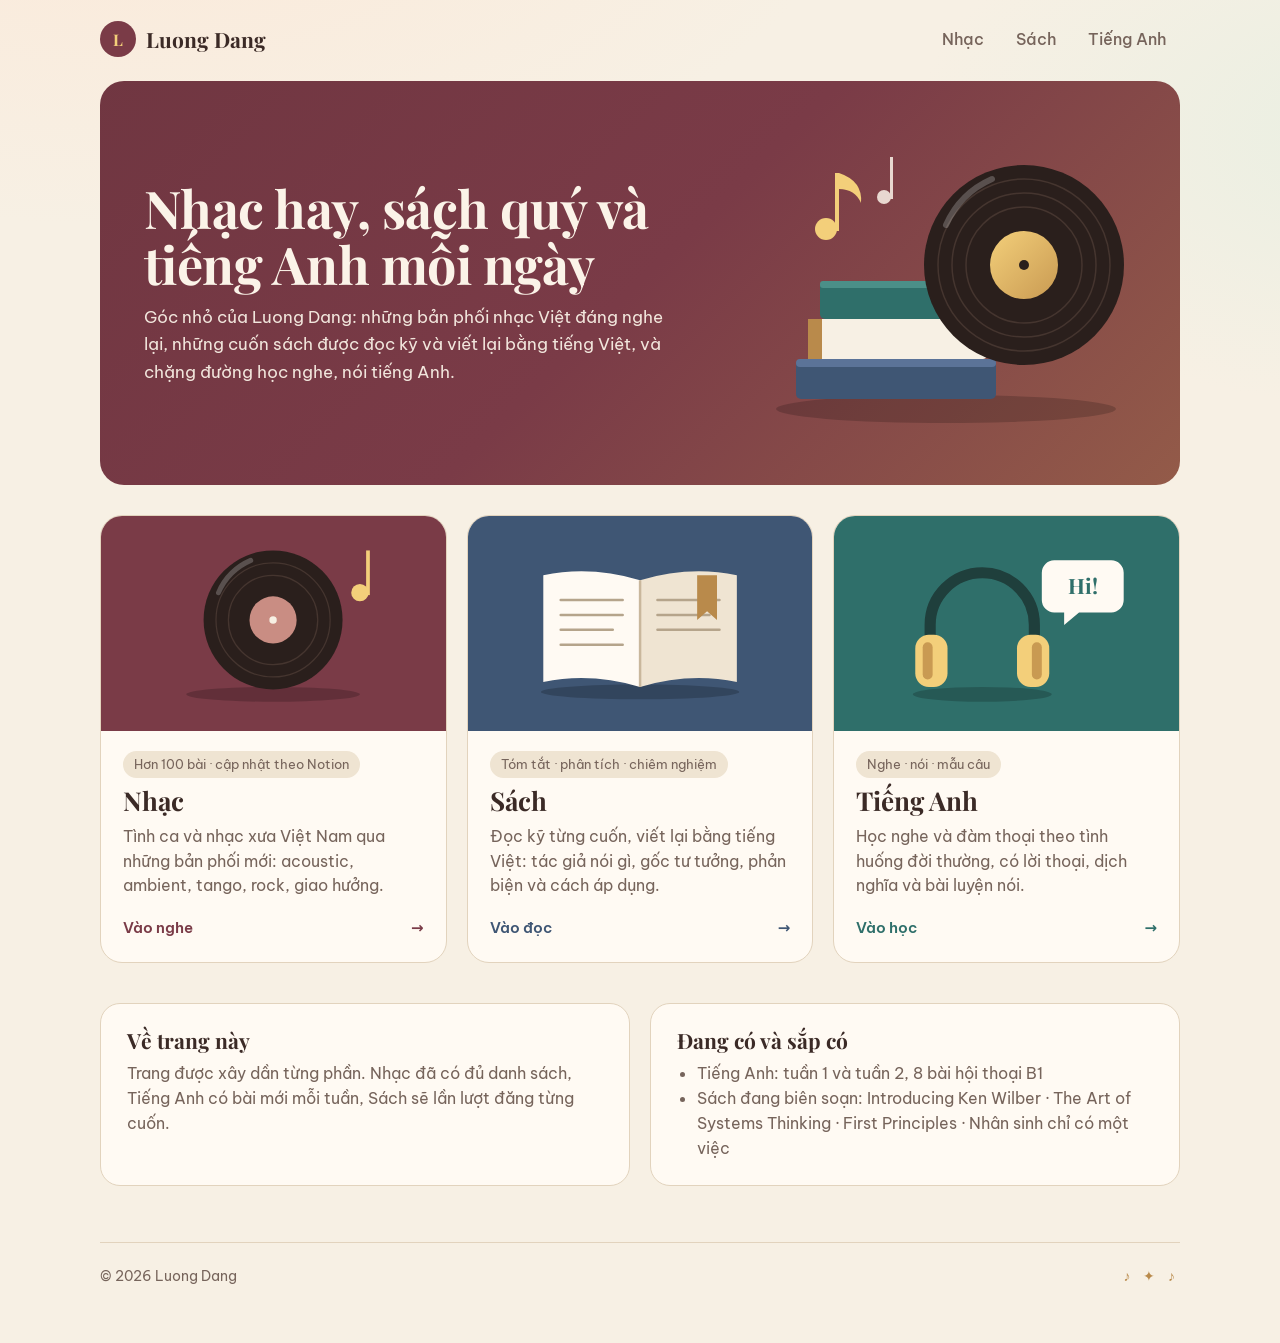
<file: index.html>
<!DOCTYPE html>
<html lang="vi">
<head>
<meta charset="utf-8">
<meta name="viewport" content="width=device-width, initial-scale=1">
<meta name="description" content="Góc của Luong Dang: nhạc Việt phối khí hay, tóm tắt và phân tích sách, học nghe và đàm thoại tiếng Anh.">
<meta property="og:type" content="website">
<meta property="og:url" content="https://luongdang-blog.github.io/">
<meta property="og:title" content="Luong Dang – Nhạc, Sách và Tiếng Anh">
<meta property="og:description" content="Nhạc Việt phối khí hay, tóm tắt và phân tích sách, học nghe và đàm thoại tiếng Anh.">
<meta property="og:image" content="https://luongdang-blog.github.io/og.jpg">
<meta name="twitter:card" content="summary_large_image">
<title>Luong Dang – Nhạc, Sách, Tiếng Anh</title>
<link rel="preconnect" href="https://fonts.googleapis.com">
<link rel="preconnect" href="https://fonts.gstatic.com" crossorigin>
<link href="https://fonts.googleapis.com/css2?family=Playfair+Display:ital,wght@0,500;0,700;1,500&family=Be+Vietnam+Pro:wght@400;500;600&display=swap" rel="stylesheet">
<link rel="stylesheet" href="assets/site.css">
<style>
.hero.home{--accent:var(--wine);display:grid;grid-template-columns:minmax(0,1.25fr) minmax(0,1fr);gap:24px;align-items:center}
.hero.home .art{position:static;width:100%;opacity:1;max-width:380px;justify-self:end}
.rooms{display:grid;grid-template-columns:repeat(3,minmax(0,1fr));gap:20px}
.room{display:flex;flex-direction:column;text-decoration:none;color:inherit;background:var(--card);border:1px solid var(--line);border-radius:22px;overflow:hidden;transition:transform .2s,box-shadow .2s,border-color .2s}
.room:hover{transform:translateY(-3px);box-shadow:0 16px 30px -18px rgba(70,40,30,.5);border-color:var(--c)}
.room .pic{background:var(--c);aspect-ratio:16/10;display:grid;place-items:center;position:relative}
.room .pic svg{width:72%;height:auto}
.room .tag{align-self:flex-start}
.room .txt{padding:20px 22px 22px;display:flex;flex-direction:column;gap:8px;flex:1}
.room h2{font-size:26px;margin:0}
.room p{margin:0;color:var(--muted);font-size:15.5px}
.room .go{margin-top:auto;padding-top:10px;display:flex;justify-content:space-between;align-items:center;gap:10px;font-weight:600;color:var(--c);font-size:15px}
.room .go span:last-child{transition:transform .2s}
.room:hover .go span:last-child{transform:translateX(4px)}
.r1{--c:var(--wine)}.r2{--c:var(--slate)}.r3{--c:var(--teal)}
.about{display:grid;grid-template-columns:minmax(0,1fr) minmax(0,1fr);gap:20px;margin-top:40px}
.about .panel{padding:24px 26px}
.about h3{font:700 21px/1.2 "Playfair Display",serif;margin:0 0 8px}
.about p{margin:0;color:var(--muted);font-size:15.5px}
.about ul{margin:6px 0 0;padding-left:20px;color:var(--muted);font-size:15.5px}
@media(max-width:900px){.rooms{grid-template-columns:minmax(0,1fr)}.room{flex-direction:row}.room .pic{aspect-ratio:auto;width:38%;flex:none}.room .pic svg{width:80%}}
@media(max-width:760px){.hero.home{grid-template-columns:minmax(0,1fr)}.hero.home .art{justify-self:center;max-width:300px}.about{grid-template-columns:minmax(0,1fr)}}
@media(max-width:520px){.room{flex-direction:column}.room .pic{width:auto;aspect-ratio:16/8}.room .pic svg{width:52%}}
</style>
</head>
<body>
<div class="wrap">
  <nav class="nav">
    <a class="brand" href="index.html"><b>L</b>Luong Dang</a>
    <ul>
      <li><a href="nhac/index.html">Nhạc</a></li>
      <li><a href="sach/index.html">Sách</a></li>
      <li><a href="tieng-anh/index.html">Tiếng Anh</a></li>
    </ul>
  </nav>

  <header class="hero home">
    <div>
      <h1>Nhạc hay, sách quý và tiếng Anh mỗi ngày</h1>
      <p>Góc nhỏ của Luong Dang: những bản phối nhạc Việt đáng nghe lại, những cuốn sách được đọc kỹ và viết lại bằng tiếng Việt, và chặng đường học nghe, nói tiếng Anh.</p>
    </div>
    <svg class="art" viewBox="0 0 380 300" aria-hidden="true">
      <defs>
        <linearGradient id="hg" x1="0" y1="0" x2="1" y2="1"><stop offset="0" stop-color="#f3cf7a"/><stop offset="1" stop-color="#c99a52"/></linearGradient>
      </defs>
      <ellipse cx="190" cy="276" rx="170" ry="14" fill="#000" opacity=".18"/>
      <!-- sách xếp chồng -->
      <rect x="40" y="226" width="200" height="40" rx="5" fill="#3f5674"/><rect x="40" y="226" width="200" height="8" rx="4" fill="#5b7398"/>
      <rect x="52" y="186" width="180" height="40" rx="5" fill="#f7f0e4"/><rect x="52" y="186" width="14" height="40" fill="#b98a4b"/>
      <rect x="64" y="148" width="166" height="38" rx="5" fill="#2f6f6a"/><rect x="64" y="148" width="166" height="7" rx="3" fill="#4b8f88"/>
      <!-- đĩa hát -->
      <circle cx="268" cy="132" r="100" fill="#2a1f1c"/>
      <circle cx="268" cy="132" r="86" fill="none" stroke="#45352f" stroke-width="1.5"/>
      <circle cx="268" cy="132" r="72" fill="none" stroke="#45352f" stroke-width="1.5"/>
      <circle cx="268" cy="132" r="58" fill="none" stroke="#45352f" stroke-width="1.5"/>
      <path d="M190 92 A90 90 0 0 1 236 46" stroke="rgba(255,255,255,.22)" stroke-width="6" fill="none" stroke-linecap="round"/>
      <circle cx="268" cy="132" r="34" fill="url(#hg)"/><circle cx="268" cy="132" r="5" fill="#2a1f1c"/>
      <!-- nốt nhạc -->
      <g fill="#f3cf7a"><circle cx="70" cy="96" r="11"/><rect x="79" y="40" width="4" height="58"/><path d="M83 40 q24 8 22 30 q-6 -14 -22 -14z"/></g>
      <g fill="#fbf3e8" opacity=".85"><circle cx="128" cy="64" r="7"/><rect x="134" y="24" width="3" height="42"/></g>
    </svg>
  </header>

  <section class="rooms" aria-label="Ba chuyên mục">
    <a class="room r1" href="nhac/index.html">
      <div class="pic">
        <svg viewBox="0 0 200 130" aria-hidden="true">
          <ellipse cx="100" cy="122" rx="70" ry="6" fill="#000" opacity=".2"/>
          <circle cx="100" cy="62" r="56" fill="#2a1f1c"/>
          <circle cx="100" cy="62" r="46" fill="none" stroke="#45352f"/><circle cx="100" cy="62" r="36" fill="none" stroke="#45352f"/>
          <path d="M56 40 A50 50 0 0 1 82 14" stroke="rgba(255,255,255,.22)" stroke-width="4" fill="none" stroke-linecap="round"/>
          <circle cx="100" cy="62" r="19" fill="#c98d83"/><circle cx="100" cy="62" r="3" fill="#f7f0e4"/>
          <g fill="#f3cf7a"><circle cx="170" cy="40" r="7"/><rect x="175" y="6" width="3" height="36"/></g>
        </svg>
      </div>
      <div class="txt">
        <span class="tag">Hơn 100 bài · cập nhật theo Notion</span>
        <h2>Nhạc</h2>
        <p>Tình ca và nhạc xưa Việt Nam qua những bản phối mới: acoustic, ambient, tango, rock, giao hưởng.</p>
        <div class="go"><span>Vào nghe</span><span>→</span></div>
      </div>
    </a>

    <a class="room r2" href="sach/index.html">
      <div class="pic">
        <svg viewBox="0 0 200 130" aria-hidden="true">
          <ellipse cx="100" cy="120" rx="80" ry="6" fill="#000" opacity=".2"/>
          <path d="M100 30 Q60 18 22 26 V112 Q60 104 100 116Z" fill="#fffaf3"/>
          <path d="M100 30 Q140 18 178 26 V112 Q140 104 100 116Z" fill="#efe4d2"/>
          <path d="M100 30 V116" stroke="#c9b79c" stroke-width="2"/>
          <g stroke="#b5a48b" stroke-width="2" stroke-linecap="round"><path d="M36 46 H86"/><path d="M36 58 H86"/><path d="M36 70 H78"/><path d="M36 82 H86"/><path d="M114 46 H164"/><path d="M114 58 H156"/><path d="M114 70 H164"/></g>
          <path d="M146 26 V62 l8 -7 l8 7 V26z" fill="#b98a4b"/>
        </svg>
      </div>
      <div class="txt">
        <span class="tag">Tóm tắt · phân tích · chiêm nghiệm</span>
        <h2>Sách</h2>
        <p>Đọc kỹ từng cuốn, viết lại bằng tiếng Việt: tác giả nói gì, gốc tư tưởng, phản biện và cách áp dụng.</p>
        <div class="go"><span>Vào đọc</span><span>→</span></div>
      </div>
    </a>

    <a class="room r3" href="tieng-anh/index.html">
      <div class="pic">
        <svg viewBox="0 0 200 130" aria-hidden="true">
          <ellipse cx="80" cy="122" rx="56" ry="6" fill="#000" opacity=".2"/>
          <path d="M38 82 V66 a42 42 0 0 1 84 0 V82" fill="none" stroke="#1f3f3c" stroke-width="9" stroke-linecap="round"/>
          <rect x="26" y="74" width="26" height="42" rx="11" fill="#f3cf7a"/><rect x="108" y="74" width="26" height="42" rx="11" fill="#f3cf7a"/>
          <rect x="32" y="80" width="8" height="30" rx="4" fill="#c99a52"/><rect x="120" y="80" width="8" height="30" rx="4" fill="#c99a52"/>
          <path d="M138 14 h46 a10 10 0 0 1 10 10 v22 a10 10 0 0 1 -10 10 h-26 l-12 10 v-10 h-8 a10 10 0 0 1 -10 -10 v-22 a10 10 0 0 1 10 -10z" fill="#fffaf3"/>
          <text x="161" y="41" text-anchor="middle" font-family="Playfair Display,Georgia,serif" font-weight="700" font-size="17" fill="#2f6f6a">Hi!</text>
        </svg>
      </div>
      <div class="txt">
        <span class="tag">Nghe · nói · mẫu câu</span>
        <h2>Tiếng Anh</h2>
        <p>Học nghe và đàm thoại theo tình huống đời thường, có lời thoại, dịch nghĩa và bài luyện nói.</p>
        <div class="go"><span>Vào học</span><span>→</span></div>
      </div>
    </a>
  </section>

  <section class="about">
    <div class="panel">
      <h3>Về trang này</h3>
      <p>Trang được xây dần từng phần. Nhạc đã có đủ danh sách, Tiếng Anh có bài mới mỗi tuần, Sách sẽ lần lượt đăng từng cuốn.</p>
    </div>
    <div class="panel">
      <h3>Đang có và sắp có</h3>
      <ul>
        <li>Tiếng Anh: tuần 1 và tuần 2, 8 bài hội thoại B1</li>
        <li>Sách đang biên soạn: Introducing Ken Wilber · The Art of Systems Thinking · First Principles · Nhân sinh chỉ có một việc</li>
      </ul>
    </div>
  </section>

  <footer class="foot">
    <span>© 2026 Luong Dang</span>
    <span class="orn">♪ ✦ ♪</span>
  </footer>
</div>
</body>
</html>
</file>
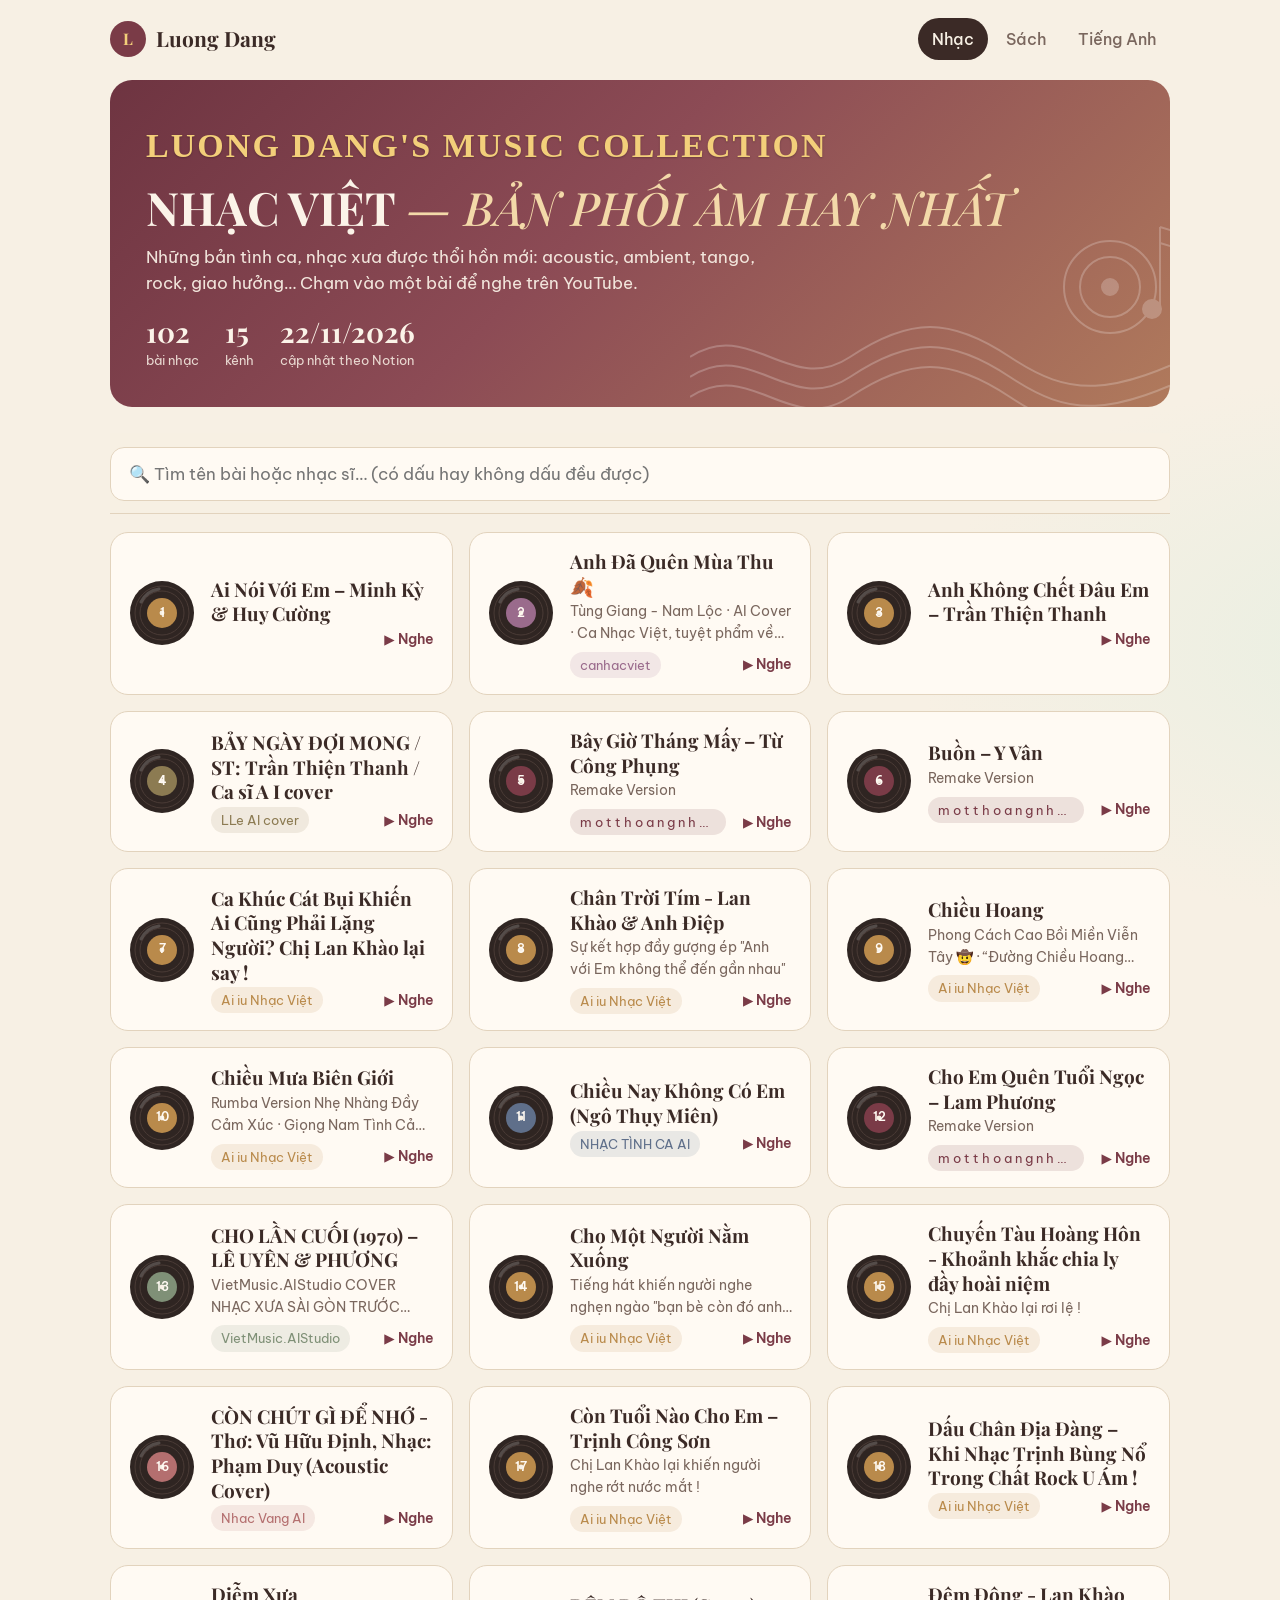
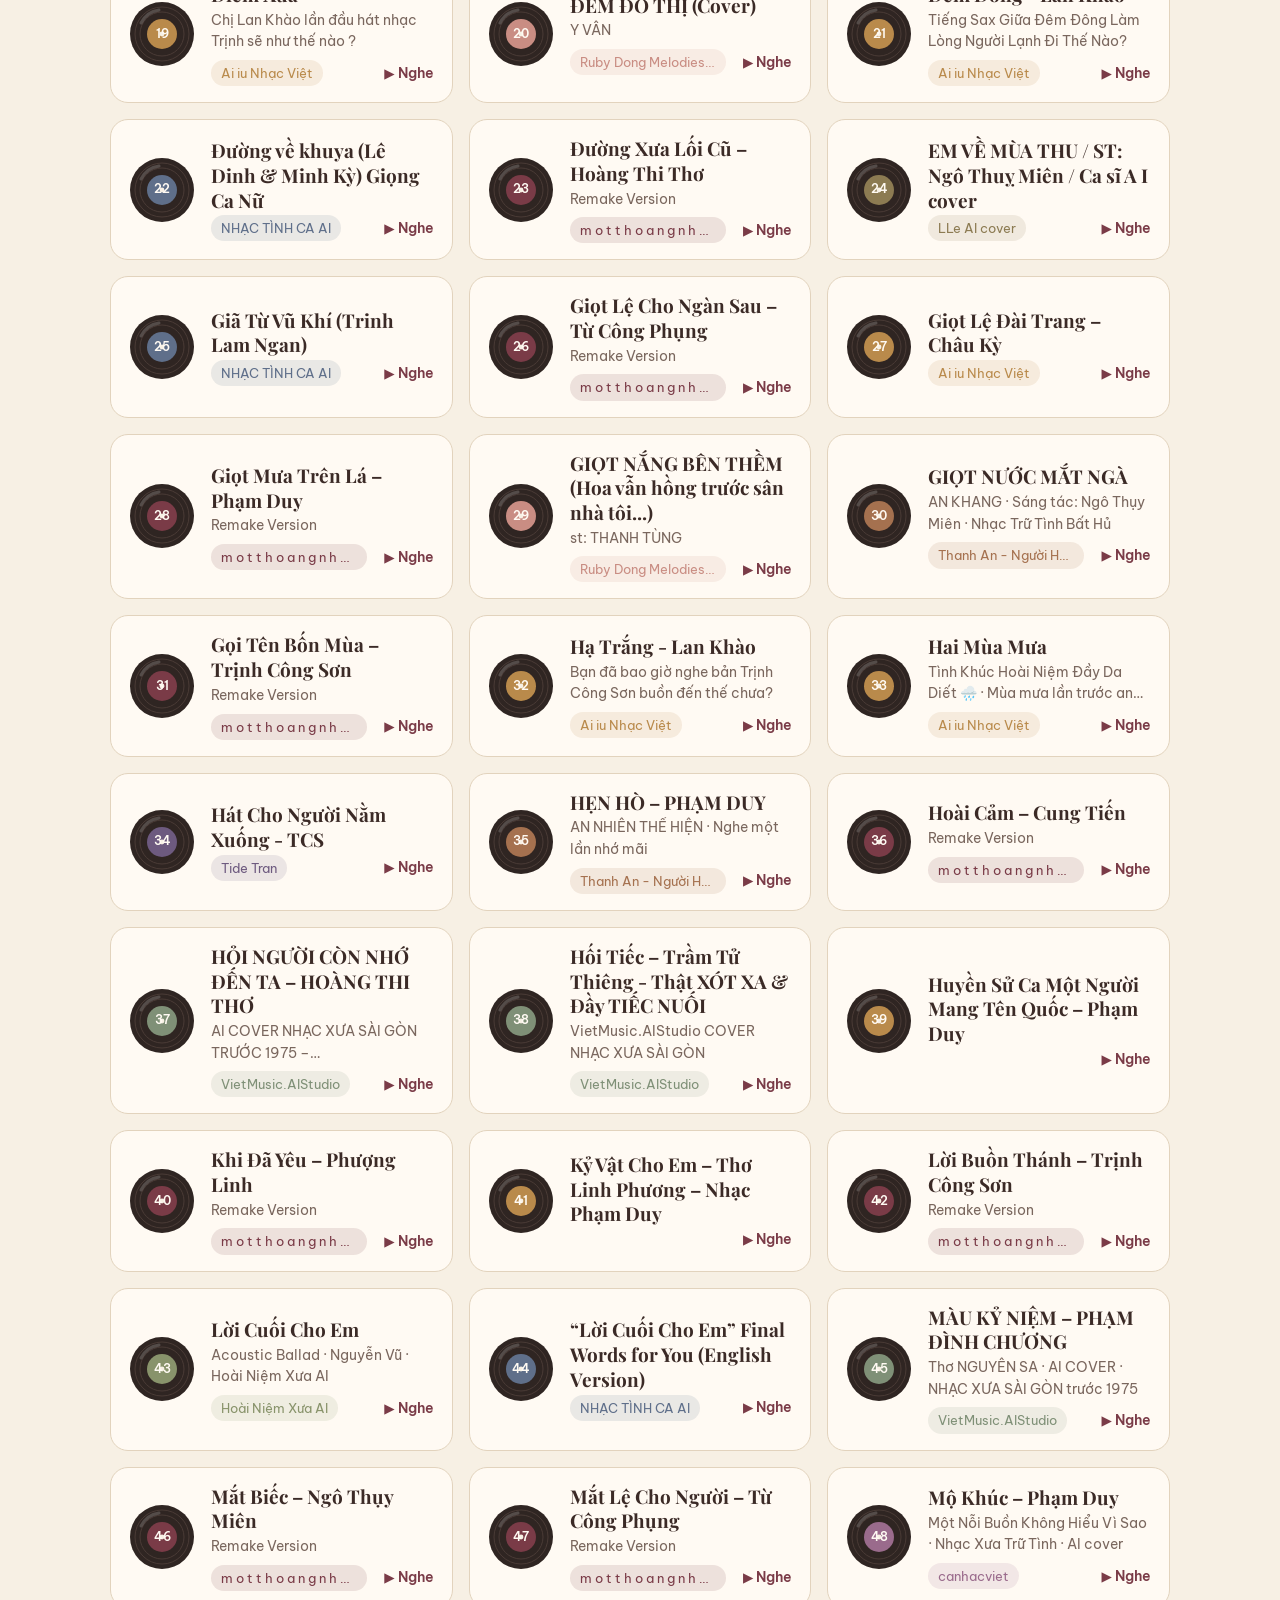
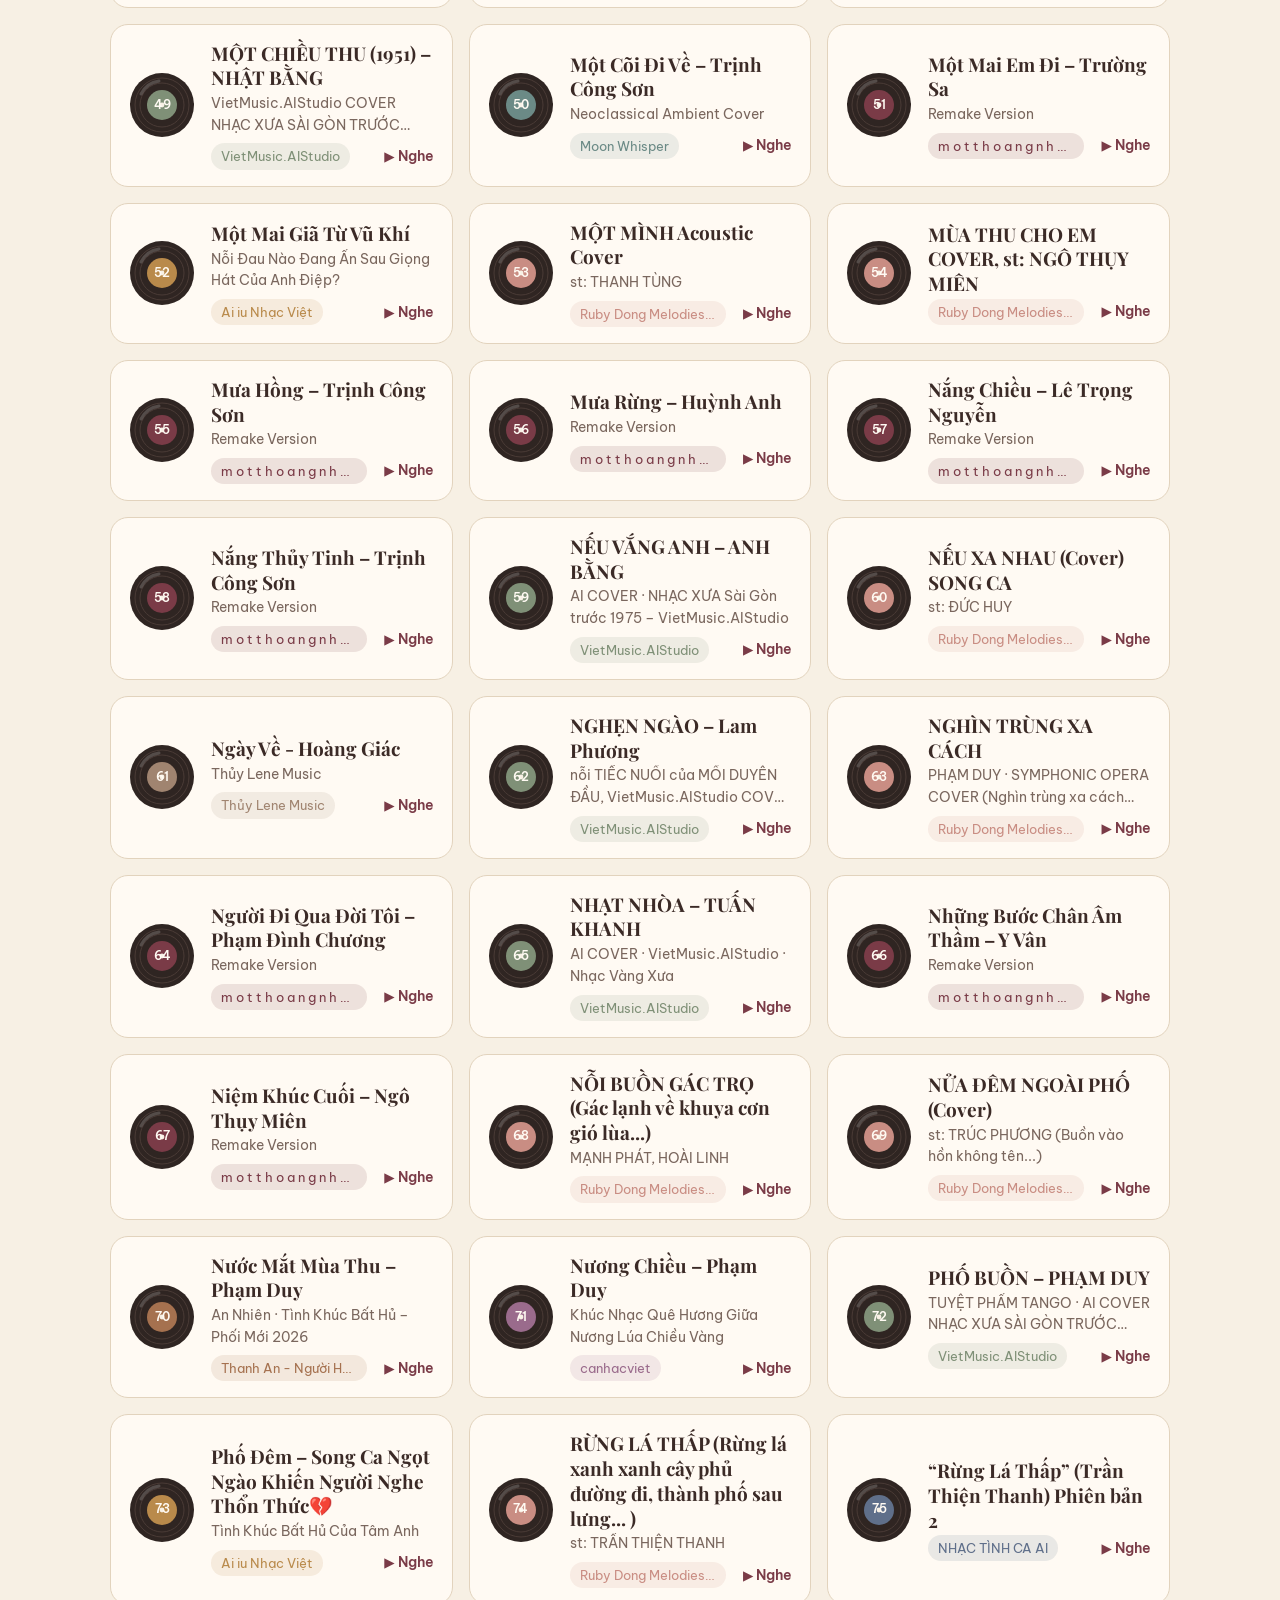
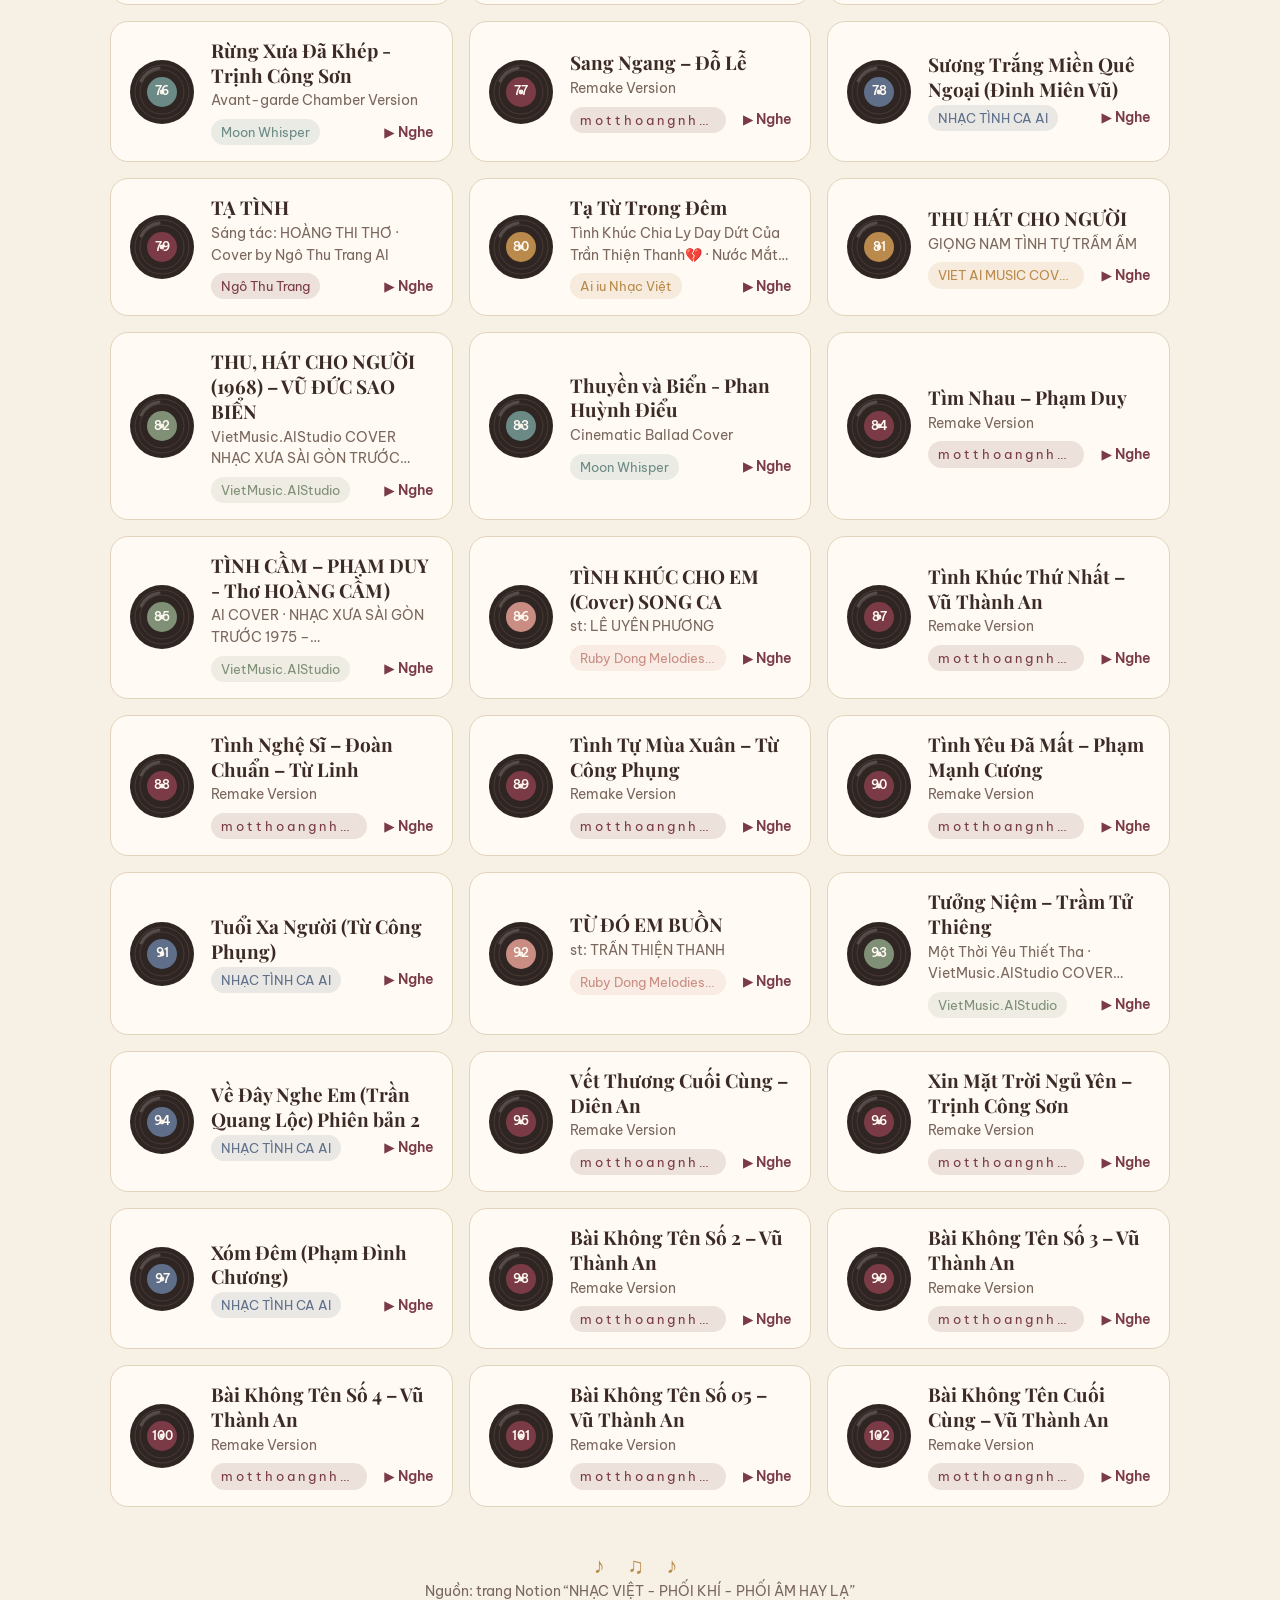
<file: nhac/index.html>
<!DOCTYPE html>
<html lang="vi">
<head>
<meta charset="utf-8">
<meta name="viewport" content="width=device-width, initial-scale=1">
<meta http-equiv="Cache-Control" content="no-cache, no-store, must-revalidate">
<meta http-equiv="Pragma" content="no-cache">
<meta http-equiv="Expires" content="0">
<meta name="description" content="Bộ sưu tập nhạc Việt – những bản phối âm hay nhất. Chạm vào bài để nghe trên YouTube.">
<meta property="og:type" content="website">
<meta property="og:url" content="https://luongdang-blog.github.io/nhac/">
<meta property="og:title" content="LUONG DANG'S MUSIC COLLECTION – Nhạc Việt, bản phối âm hay nhất">
<meta property="og:description" content="102 bài nhạc Việt phối khí, phối âm hay lạ. Chạm vào để nghe trên YouTube.">
<meta property="og:image" content="https://luongdang-blog.github.io/og.jpg?v=202611261904">
<meta property="og:image:width" content="1200">
<meta property="og:image:height" content="630">
<meta name="twitter:card" content="summary_large_image">
<link rel="icon" href="data:image/svg+xml,%3Csvg xmlns='http://www.w3.org/2000/svg' viewBox='0 0 100 100'%3E%3Ctext y='.9em' font-size='90'%3E%F0%9F%8E%B5%3C/text%3E%3C/svg%3E">
<title>Luong Dang's Music Collection – Nhạc Việt, bản phối âm hay nhất</title>
<link rel="preconnect" href="https://fonts.googleapis.com">
<link rel="preconnect" href="https://fonts.gstatic.com" crossorigin>
<link href="https://fonts.googleapis.com/css2?family=Playfair+Display:ital,wght@0,500;0,700;1,500&family=Be+Vietnam+Pro:wght@400;500;600&display=swap" rel="stylesheet">
<style>
  :root{
    --paper:#f7f0e4; --paper2:#efe4d2; --ink:#3b2a26; --muted:#7a675e;
    --wine:#7a3b47; --rose:#c98d83; --gold:#b98a4b; --sage:#7f9077; --line:#e2d3bd;
  }
  *{box-sizing:border-box}
  body{margin:0;background:
      radial-gradient(1200px 600px at 10% -10%, #fbe9d9 0%, transparent 60%),
      radial-gradient(900px 500px at 110% 10%, #e9efe2 0%, transparent 55%),
      var(--paper);
    color:var(--ink);font-family:"Be Vietnam Pro",system-ui,sans-serif;font-size:17px;line-height:1.55}
  .wrap{max-width:1100px;margin:0 auto;padding:0 20px 60px}
  header{position:relative;overflow:hidden;margin:20px 0 26px;border-radius:22px;
    background:linear-gradient(135deg,#6e3441 0%,#8c4b55 45%,#b07a5c 100%);color:#fbf3e8;padding:40px 36px 34px}
  header svg.waves{position:absolute;right:-40px;bottom:-30px;width:520px;opacity:.22}
  .eyebrow{font-family:"Times New Roman",Times,serif;font-weight:700;font-size:clamp(24px,3.6vw,34px);letter-spacing:.06em;color:#f3cf7a;text-shadow:0 1px 2px rgba(0,0,0,.25)}
  h1{font-family:"Playfair Display",Georgia,serif;font-weight:700;font-size:clamp(30px,5vw,46px);line-height:1.15;margin:8px 0 10px}
  h1 em{font-weight:500;color:#f3d9a9}
  .lead{max-width:620px;opacity:.92;margin:0}
  .stats{display:flex;gap:26px;margin-top:22px;flex-wrap:wrap}
  .stat b{font-family:"Playfair Display",serif;font-size:28px;display:block;line-height:1}
  .stat span{font-size:13px;opacity:.85}

  .tools{position:sticky;top:0;z-index:5;background:rgba(247,240,228,.93);backdrop-filter:blur(6px);
    padding:14px 0 12px;margin-bottom:10px;border-bottom:1px solid var(--line)}
  .search{width:100%;padding:13px 18px;border-radius:14px;border:1px solid var(--line);background:#fffaf3;
    font:inherit;color:var(--ink);outline:none}
  .search:focus{border-color:var(--rose);box-shadow:0 0 0 3px rgba(201,141,131,.2)}
  .chips{display:flex;gap:8px;flex-wrap:wrap;margin-top:12px}
  .chip{border:1px solid var(--line);background:#fffaf3;color:var(--ink);border-radius:999px;padding:7px 14px;
    font:inherit;font-size:14.5px;cursor:pointer;display:inline-flex;align-items:center;gap:7px}
  .chip i{width:10px;height:10px;border-radius:50%;display:inline-block}
  .chip small{color:var(--muted)}
  .chip.on{background:var(--wine);border-color:var(--wine);color:#fbf3e8}
  .chip.on small{color:#f1d8c9}

  .grid{display:grid;grid-template-columns:repeat(auto-fill,minmax(320px,1fr));gap:16px;margin-top:18px}
  .card{display:flex;gap:16px;align-items:center;text-decoration:none;color:inherit;background:#fffaf3;
    border:1px solid var(--line);border-radius:18px;padding:16px 18px;transition:transform .15s, box-shadow .15s, border-color .15s}
  .card:hover{transform:translateY(-2px);box-shadow:0 10px 24px -14px rgba(90,45,40,.45);border-color:var(--rose)}
  .disc{flex:0 0 66px;height:66px;position:relative}
  .disc svg{width:66px;height:66px;transition:transform 1.2s}
  .card:hover .disc svg{transform:rotate(200deg)}
  .disc .num{position:absolute;inset:0;display:grid;place-items:center;font-size:12px;font-weight:600;color:#fffaf3}
  .body{min-width:0;flex:1}
  .title{font-family:"Playfair Display",Georgia,serif;font-size:19px;font-weight:700;line-height:1.3;margin:0 0 3px}
  .sub{font-size:14px;color:var(--muted);margin:0 0 7px;overflow:hidden;display:-webkit-box;-webkit-line-clamp:2;-webkit-box-orient:vertical}
  .meta{display:flex;align-items:center;justify-content:space-between;gap:10px}
  .ch{font-size:13px;padding:3px 10px;border-radius:999px;white-space:nowrap;overflow:hidden;text-overflow:ellipsis;max-width:70%}
  .play{font-size:13.5px;font-weight:600;color:var(--wine);white-space:nowrap}
  .card.special{background:linear-gradient(135deg,#fff6ea,#f3e6d3);border-style:dashed;border-color:var(--gold)}
  .empty{text-align:center;color:var(--muted);padding:40px 0;display:none}
  footer{margin-top:40px;text-align:center;color:var(--muted);font-size:13.5px}
  footer .orn{font-family:"Playfair Display",serif;font-size:22px;color:var(--gold);letter-spacing:.4em}
  @media (max-width:520px){header{padding:30px 22px}.grid{grid-template-columns:1fr}}
  .nav{display:flex;align-items:center;justify-content:space-between;gap:12px 20px;flex-wrap:wrap;padding:18px 0 0}
  .brand{font:700 21px/1.1 "Playfair Display",Georgia,serif;text-decoration:none;color:var(--ink);display:flex;align-items:center;gap:10px}
  .brand b{display:grid;place-items:center;width:36px;height:36px;border-radius:50%;background:var(--wine);color:#f3cf7a;font-size:16px}
  .nav ul{display:flex;gap:4px;list-style:none;margin:0;padding:0;flex-wrap:wrap}
  .nav li a{display:block;padding:9px 14px;border-radius:999px;text-decoration:none;font-size:15.5px;font-weight:500;color:var(--muted)}
  .nav li a:hover{background:var(--paper2);color:var(--ink)}
  .nav li a[aria-current]{background:var(--ink);color:var(--paper)}
  @media (max-width:600px){.nav ul{width:100%}.nav li{flex:1}.nav li a{text-align:center;padding:9px 8px}}
</style>
</head>
<body>
<div class="wrap">
  <nav class="nav">
    <a class="brand" href="../index.html"><b>L</b>Luong Dang</a>
    <ul>
      <li><a href="index.html" aria-current="page">Nhạc</a></li>
      <li><a href="../sach/index.html">Sách</a></li>
      <li><a href="../tieng-anh/index.html">Tiếng Anh</a></li>
    </ul>
  </nav>
  <header>
    <svg class="waves" viewBox="0 0 520 220" fill="none" stroke="#fff" stroke-width="2">
      <path d="M0 160 C60 120 100 200 160 160 S260 120 320 160 S420 200 520 150"/>
      <path d="M0 180 C60 140 100 220 160 180 S260 140 320 180 S420 220 520 170"/>
      <path d="M0 140 C60 100 100 180 160 140 S260 100 320 140 S420 180 520 130"/>
      <circle cx="420" cy="70" r="46"/><circle cx="420" cy="70" r="30"/><circle cx="420" cy="70" r="8" fill="#fff"/>
      <path d="M470 10 v80 M470 10 l26 8 v16 l-26 -8"/><circle cx="462" cy="92" r="9" fill="#fff"/>
    </svg>
    <div class="eyebrow">LUONG DANG'S MUSIC COLLECTION</div>
    <h1>NHẠC VIỆT <em>— BẢN PHỐI ÂM HAY NHẤT</em></h1>
    <p class="lead">Những bản tình ca, nhạc xưa được thổi hồn mới: acoustic, ambient, tango, rock, giao hưởng… Chạm vào một bài để nghe trên YouTube.</p>
    <div class="stats">
      <div class="stat"><b id="sCount">0</b><span>bài nhạc</span></div>
      <div class="stat"><b id="sCh">0</b><span>kênh</span></div>
      <div class="stat"><b>22/11/2026</b><span>cập nhật theo Notion</span></div>
    </div>
  </header>

  <div class="tools">
    <input id="q" class="search" type="search" placeholder="🔍 Tìm tên bài hoặc nhạc sĩ… (có dấu hay không dấu đều được)">
  </div>

  <p id="found" style="margin:12px 4px 0;color:var(--muted);font-size:15px"></p>
  <div id="grid" class="grid"></div>
  <p id="empty" class="empty">Không tìm thấy bài nào phù hợp.</p>

  <footer>
    <div class="orn">♪ ♫ ♪</div>
    Nguồn: trang Notion “NHẠC VIỆT - PHỐI KHÍ - PHỐI ÂM HAY LẠ”
  </footer>
</div>

<script id="songs" type="application/json">[{"n": 1, "url": "https://www.youtube.com/watch?v=wkDzhja5OcU", "title": "Ai Nói Với Em – Minh Kỳ & Huy Cường", "sub": "", "ch": ""}, {"n": 2, "url": "https://www.youtube.com/watch?v=rCidC3fofmc", "title": "Anh Đã Quên Mùa Thu 🍂", "sub": "Tùng Giang - Nam Lộc · AI Cover · Ca Nhạc Việt, tuyệt phẩm về mùa thu", "ch": "canhacviet"}, {"n": 3, "url": "https://www.youtube.com/watch?v=czqLt9cswrY", "title": "Anh Không Chết Đâu Em – Trần Thiện Thanh", "sub": "", "ch": ""}, {"n": 4, "url": "https://www.youtube.com/watch?v=M1yhYIdwyZs", "title": "BẢY NGÀY ĐỢI MONG / ST: Trần Thiện Thanh / Ca sĩ A I  cover", "sub": "", "ch": "LLe AI cover"}, {"n": 5, "url": "https://www.youtube.com/watch?v=WB40IS_yUEM", "title": "Bây Giờ Tháng Mấy – Từ Công Phụng", "sub": "Remake Version", "ch": "m o t t h o a n g n h o 🌙"}, {"n": 6, "url": "https://www.youtube.com/watch?v=1Yh65Yc3V88", "title": "Buồn – Y Vân", "sub": "Remake Version", "ch": "m o t t h o a n g n h o 🌙"}, {"n": 7, "url": "https://www.youtube.com/watch?v=qFnLYK0Kqps", "title": "Ca Khúc Cát Bụi Khiến Ai Cũng Phải Lặng Người?  Chị Lan Khào lại say !", "sub": "", "ch": "Ai iu Nhạc Việt"}, {"n": 8, "url": "https://www.youtube.com/watch?v=aFsc6U2xxO8", "title": "Chân Trời Tím - Lan Khào & Anh Điệp", "sub": "Sự kết hợp đầy gượng ép \"Anh với Em không thể đến gần nhau\"", "ch": "Ai iu Nhạc Việt"}, {"n": 9, "url": "https://www.youtube.com/watch?v=ejfe6XGwMoo", "title": "Chiều Hoang", "sub": "Phong Cách Cao Bồi Miền Viễn Tây 🤠 · “Đường Chiều Hoang Vắng Chỉ Mình Tôi…”", "ch": "Ai iu Nhạc Việt"}, {"n": 10, "url": "https://www.youtube.com/watch?v=ejlM2jc8Duo", "title": "Chiều Mưa Biên Giới", "sub": "Rumba Version Nhẹ Nhàng Đầy Cảm Xúc · Giọng Nam Tình Cảm Và Hoài Niệm", "ch": "Ai iu Nhạc Việt"}, {"n": 11, "url": "https://www.youtube.com/watch?v=oDLabWMnjI8", "title": "Chiều Nay Không Có Em (Ngô Thụy Miên)", "sub": "", "ch": "NHẠC TÌNH CA AI"}, {"n": 12, "url": "https://www.youtube.com/watch?v=FRqpQQSW9f0", "title": "Cho Em Quên Tuổi Ngọc – Lam Phương", "sub": "Remake Version", "ch": "m o t t h o a n g n h o 🌙"}, {"n": 13, "url": "https://www.youtube.com/watch?v=eOsBJfVIXos", "title": "CHO LẦN CUỐI (1970) – LÊ UYÊN & PHƯƠNG", "sub": "VietMusic.AIStudio COVER NHẠC XƯA SÀI GÒN TRƯỚC 1975", "ch": "VietMusic.AIStudio"}, {"n": 14, "url": "https://www.youtube.com/watch?v=jIWlu3GfK_A", "title": "Cho Một Người Nằm Xuống", "sub": "Tiếng hát khiến người nghe nghẹn ngào \"bạn bè còn đó anh biết không anh?", "ch": "Ai iu Nhạc Việt"}, {"n": 15, "url": "https://www.youtube.com/watch?v=xKwuDbhSCOg", "title": "Chuyến Tàu Hoàng Hôn - Khoảnh khắc chia ly đầy hoài niệm", "sub": "Chị Lan Khào lại rơi lệ !", "ch": "Ai iu Nhạc Việt"}, {"n": 16, "url": "https://www.youtube.com/watch?v=MbGy2deHY_4&list=PLTbReUVJD_jnd0SMu7EtKfHAC8rkAkThv&index=9", "title": "CÒN CHÚT GÌ ĐỂ NHỚ - Thơ: Vũ Hữu Định, Nhạc: Phạm Duy (Acoustic Cover)", "sub": "", "ch": "Nhac Vang AI"}, {"n": 17, "url": "https://www.youtube.com/watch?v=_XQDjiudlmM", "title": "Còn Tuổi Nào Cho Em – Trịnh Công Sơn", "sub": "Chị Lan Khào lại khiến người nghe rớt nước mắt !", "ch": "Ai iu Nhạc Việt"}, {"n": 18, "url": "https://www.youtube.com/watch?v=yX_bg4QYOjo", "title": "Dấu Chân Địa Đàng – Khi Nhạc Trịnh Bùng Nổ Trong Chất Rock U Ám !", "sub": "", "ch": "Ai iu Nhạc Việt"}, {"n": 19, "url": "https://www.youtube.com/watch?v=d2r3yovYTus", "title": "Diễm Xưa", "sub": "Chị Lan Khào lần đầu hát nhạc Trịnh sẽ như thế nào ?", "ch": "Ai iu Nhạc Việt"}, {"n": 20, "url": "https://www.youtube.com/watch?v=tlaYH0s2lQA", "title": "ĐÊM ĐÔ THỊ (Cover)", "sub": "Y VÂN", "ch": "Ruby Dong Melodies of Soul"}, {"n": 21, "url": "https://www.youtube.com/watch?v=a-eAicY22bk", "title": "Đêm Đông - Lan Khào", "sub": "Tiếng Sax Giữa Đêm Đông Làm Lòng Người Lạnh Đi Thế Nào?", "ch": "Ai iu Nhạc Việt"}, {"n": 22, "url": "https://www.youtube.com/watch?v=kZZKijU-EHM", "title": "Đường về khuya (Lê Dinh & Minh Kỳ) Giọng Ca Nữ", "sub": "", "ch": "NHẠC TÌNH CA AI"}, {"n": 23, "url": "https://www.youtube.com/watch?v=EBIi-0Pkmlo", "title": "Đường Xưa Lối Cũ – Hoàng Thi Thơ", "sub": "Remake Version", "ch": "m o t t h o a n g n h o 🌙"}, {"n": 24, "url": "https://www.youtube.com/watch?v=7V3UbP-CYqk", "title": "EM VỀ MÙA THU / ST: Ngô Thuỵ Miên / Ca sĩ A I  cover", "sub": "", "ch": "LLe AI cover"}, {"n": 25, "url": "https://www.youtube.com/watch?v=hDFvky5jDpQ", "title": "Giã Từ Vũ Khí (Trinh Lam Ngan)", "sub": "", "ch": "NHẠC TÌNH CA AI"}, {"n": 26, "url": "https://www.youtube.com/watch?v=CtJHACv1DcU", "title": "Giọt Lệ Cho Ngàn Sau – Từ Công Phụng", "sub": "Remake Version", "ch": "m o t t h o a n g n h o 🌙"}, {"n": 27, "url": "https://www.youtube.com/watch?v=ObnP5lUFz-Y", "title": "Giọt Lệ Đài Trang – Châu Kỳ", "sub": "", "ch": "Ai iu Nhạc Việt"}, {"n": 28, "url": "https://www.youtube.com/watch?v=IlwRy8GTOQs", "title": "Giọt Mưa Trên Lá – Phạm Duy", "sub": "Remake Version", "ch": "m o t t h o a n g n h o 🌙"}, {"n": 29, "url": "https://www.youtube.com/watch?v=IfHVsY2PISA", "title": "GIỌT NẮNG BÊN THỀM (Hoa vẫn hồng trước sân nhà tôi...)", "sub": "st: THANH TÙNG", "ch": "Ruby Dong Melodies of Soul"}, {"n": 30, "url": "https://www.youtube.com/watch?v=XxfioU7dhjE", "title": "GIỌT NƯỚC MẮT NGÀ", "sub": "AN KHANG · Sáng tác: Ngô Thụy Miên · Nhạc Trữ Tình Bất Hủ", "ch": "Thanh An - Người Hát Rong Tình Ca"}, {"n": 31, "url": "https://www.youtube.com/watch?v=X3RUyhqsa24", "title": "Gọi Tên Bốn Mùa – Trịnh Công Sơn", "sub": "Remake Version", "ch": "m o t t h o a n g n h o 🌙"}, {"n": 32, "url": "https://www.youtube.com/watch?v=x8W3TAlxz9k", "title": "Hạ Trắng - Lan Khào", "sub": "Bạn đã bao giờ nghe bản Trịnh Công Sơn buồn đến thế chưa?", "ch": "Ai iu Nhạc Việt"}, {"n": 33, "url": "https://www.youtube.com/watch?v=mJiRp5gOUsM", "title": "Hai Mùa Mưa", "sub": "Tình Khúc Hoài Niệm Đầy Da Diết 🌧️ · Mùa mưa lần trước anh về đây ghé thăm tôi 💔", "ch": "Ai iu Nhạc Việt"}, {"n": 34, "url": "https://www.youtube.com/watch?v=b7tfzeJQ8vQ", "title": "Hát Cho Người Nằm Xuống - TCS", "sub": "", "ch": "Tide Tran"}, {"n": 35, "url": "https://www.youtube.com/watch?v=IdmJIPFRm_A", "title": "HẸN HÒ – PHẠM DUY", "sub": "AN NHIÊN THỂ HIỆN · Nghe một lần nhớ mãi", "ch": "Thanh An - Người Hát Rong Tình Ca"}, {"n": 36, "url": "https://www.youtube.com/watch?v=rKV1aZ6iHn8", "title": "Hoài Cảm – Cung Tiến", "sub": "Remake Version", "ch": "m o t t h o a n g n h o 🌙"}, {"n": 37, "url": "https://www.youtube.com/watch?v=FZbq5rDkzs8", "title": "HỎI NGƯỜI CÒN NHỚ ĐẾN TA – HOÀNG THI THƠ", "sub": "AI COVER NHẠC XƯA SÀI GÒN TRƯỚC 1975 – VietMusic.AIStudio", "ch": "VietMusic.AIStudio"}, {"n": 38, "url": "https://www.youtube.com/watch?v=5LuyLQQZweE", "title": "Hối Tiếc – Trầm Tử Thiêng - Thật XÓT XA & Đầy TIẾC NUỐI", "sub": "VietMusic.AIStudio COVER NHẠC XƯA SÀI GÒN", "ch": "VietMusic.AIStudio"}, {"n": 39, "url": "https://www.youtube.com/watch?v=rn-JRCSPPDM", "title": "Huyền Sử Ca Một Người Mang Tên Quốc – Phạm Duy", "sub": "", "ch": ""}, {"n": 40, "url": "https://www.youtube.com/watch?v=DwOyjmT8dhE", "title": "Khi Đã Yêu – Phượng Linh", "sub": "Remake Version", "ch": "m o t t h o a n g n h o 🌙"}, {"n": 41, "url": "https://www.youtube.com/watch?v=PlhyFIDhuwc", "title": "Kỷ Vật Cho Em – Thơ Linh Phương – Nhạc Phạm Duy", "sub": "", "ch": ""}, {"n": 42, "url": "https://www.youtube.com/watch?v=j4MZ04Ortqk", "title": "Lời Buồn Thánh – Trịnh Công Sơn", "sub": "Remake Version", "ch": "m o t t h o a n g n h o 🌙"}, {"n": 43, "url": "https://www.youtube.com/watch?v=Sz3yGmjNlYo", "title": "Lời Cuối Cho Em", "sub": "Acoustic Ballad · Nguyễn Vũ · Hoài Niệm Xưa AI", "ch": "Hoài Niệm Xưa AI"}, {"n": 44, "url": "https://www.youtube.com/watch?v=SGhRzHD2Zo4", "title": "“Lời Cuối Cho Em” Final Words for You (English Version)", "sub": "", "ch": "NHẠC TÌNH CA AI"}, {"n": 45, "url": "https://www.youtube.com/watch?v=vObfHHAWaCI", "title": "MÀU KỶ NIỆM – PHẠM ĐÌNH CHƯƠNG", "sub": "Thơ NGUYÊN SA · AI COVER · NHẠC XƯA SÀI GÒN trước 1975", "ch": "VietMusic.AIStudio"}, {"n": 46, "url": "https://www.youtube.com/watch?v=DtHvMeIxbX0", "title": "Mắt Biếc – Ngô Thụy Miên", "sub": "Remake Version", "ch": "m o t t h o a n g n h o 🌙"}, {"n": 47, "url": "https://www.youtube.com/watch?v=xXxHuynQe4U", "title": "Mắt Lệ Cho Người – Từ Công Phụng", "sub": "Remake Version", "ch": "m o t t h o a n g n h o 🌙"}, {"n": 48, "url": "https://www.youtube.com/watch?v=x0obyBOg3wg", "title": "Mộ Khúc – Phạm Duy", "sub": "Một Nỗi Buồn Không Hiểu Vì Sao · Nhạc Xưa Trữ Tình · AI cover", "ch": "canhacviet"}, {"n": 49, "url": "https://www.youtube.com/watch?v=YSoHdo9psbw", "title": "MỘT CHIỀU THU (1951) – NHẬT BẰNG", "sub": "VietMusic.AIStudio COVER NHẠC XƯA SÀI GÒN TRƯỚC 1975", "ch": "VietMusic.AIStudio"}, {"n": 50, "url": "https://www.youtube.com/watch?v=F28gRmZWb9c", "title": "Một Cõi Đi Về – Trịnh Công Sơn", "sub": "Neoclassical Ambient Cover", "ch": "Moon Whisper"}, {"n": 51, "url": "https://www.youtube.com/watch?v=65i-vROEUMc", "title": "Một Mai Em Đi – Trường Sa", "sub": "Remake Version", "ch": "m o t t h o a n g n h o 🌙"}, {"n": 52, "url": "https://www.youtube.com/watch?v=DcY1l3TQ0W8", "title": "Một Mai Giã Từ Vũ Khí", "sub": "Nỗi Đau Nào Đang Ẩn Sau Giọng Hát Của Anh Điệp?", "ch": "Ai iu Nhạc Việt"}, {"n": 53, "url": "https://www.youtube.com/watch?v=8Wn0s6S_dQo", "title": "MỘT MÌNH Acoustic Cover", "sub": "st: THANH TÙNG", "ch": "Ruby Dong Melodies of Soul"}, {"n": 54, "url": "https://www.youtube.com/watch?v=7RRcH_fPHuU", "title": "MÙA THU CHO EM COVER, st: NGÔ THỤY MIÊN", "sub": "", "ch": "Ruby Dong Melodies of Soul"}, {"n": 55, "url": "https://www.youtube.com/watch?v=cBlD69cCxiQ", "title": "Mưa Hồng – Trịnh Công Sơn", "sub": "Remake Version", "ch": "m o t t h o a n g n h o 🌙"}, {"n": 56, "url": "https://www.youtube.com/watch?v=MqtjaZd7Qsg", "title": "Mưa Rừng – Huỳnh Anh", "sub": "Remake Version", "ch": "m o t t h o a n g n h o 🌙"}, {"n": 57, "url": "https://www.youtube.com/watch?v=M61qoQg5DSk", "title": "Nắng Chiều – Lê Trọng Nguyễn", "sub": "Remake Version", "ch": "m o t t h o a n g n h o 🌙"}, {"n": 58, "url": "https://www.youtube.com/watch?v=1oA8YuZauWo", "title": "Nắng Thủy Tinh – Trịnh Công Sơn", "sub": "Remake Version", "ch": "m o t t h o a n g n h o 🌙"}, {"n": 59, "url": "https://www.youtube.com/watch?v=N2M12Zb2e6E", "title": "NẾU VẮNG ANH – ANH BẰNG", "sub": "AI COVER · NHẠC XƯA Sài Gòn trước 1975 – VietMusic.AIStudio", "ch": "VietMusic.AIStudio"}, {"n": 60, "url": "https://www.youtube.com/watch?v=O0f3cWIZUTc", "title": "NẾU XA NHAU (Cover) SONG CA", "sub": "st: ĐỨC HUY", "ch": "Ruby Dong Melodies of Soul"}, {"n": 61, "url": "https://www.youtube.com/watch?v=k0KF53L2WjI", "title": "Ngày Về - Hoàng Giác", "sub": "Thủy Lene Music", "ch": "Thủy Lene Music"}, {"n": 62, "url": "https://www.youtube.com/watch?v=T_Lx5bvZV7M", "title": "NGHẸN NGÀO – Lam Phương", "sub": "nỗi TIẾC NUỐI của MỐI DUYÊN ĐẦU, VietMusic.AIStudio COVER NHẠC XƯA SÀI GÒN", "ch": "VietMusic.AIStudio"}, {"n": 63, "url": "https://www.youtube.com/watch?v=4BvwsbbkV8c", "title": "NGHÌN TRÙNG XA CÁCH", "sub": "PHẠM DUY · SYMPHONIC OPERA COVER (Nghìn trùng xa cách người đã đi rồi...)", "ch": "Ruby Dong Melodies of Soul"}, {"n": 64, "url": "https://www.youtube.com/watch?v=rKsvb0jvMP4", "title": "Người Đi Qua Đời Tôi – Phạm Đình Chương", "sub": "Remake Version", "ch": "m o t t h o a n g n h o 🌙"}, {"n": 65, "url": "https://www.youtube.com/watch?v=TuNQdckwGKQ", "title": "NHẠT NHÒA – TUẤN KHANH", "sub": "AI COVER · VietMusic.AIStudio · Nhạc Vàng Xưa", "ch": "VietMusic.AIStudio"}, {"n": 66, "url": "https://www.youtube.com/watch?v=PUfVavj7Ycw", "title": "Những Bước Chân Âm Thầm – Y Vân", "sub": "Remake Version", "ch": "m o t t h o a n g n h o 🌙"}, {"n": 67, "url": "https://www.youtube.com/watch?v=QCKl7V42ZVc", "title": "Niệm Khúc Cuối – Ngô Thụy Miên", "sub": "Remake Version", "ch": "m o t t h o a n g n h o 🌙"}, {"n": 68, "url": "https://www.youtube.com/watch?v=w-1n0uGfo-o", "title": "NỖI BUỒN GÁC TRỌ (Gác lạnh về khuya cơn gió lùa...)", "sub": "MẠNH PHÁT, HOÀI LINH", "ch": "Ruby Dong Melodies of Soul"}, {"n": 69, "url": "https://www.youtube.com/watch?v=1SpaqFtcaNE", "title": "NỬA ĐÊM NGOÀI PHỐ (Cover)", "sub": "st: TRÚC PHƯƠNG (Buồn vào hồn không tên...)", "ch": "Ruby Dong Melodies of Soul"}, {"n": 70, "url": "https://www.youtube.com/watch?v=qGgB8bVZsTE", "title": "Nước Mắt Mùa Thu – Phạm Duy", "sub": "An Nhiên · Tình Khúc Bất Hủ – Phối Mới 2026", "ch": "Thanh An - Người Hát Rong Tình Ca"}, {"n": 71, "url": "https://www.youtube.com/watch?v=W0pcoFLv4m8", "title": "Nương Chiều – Phạm Duy", "sub": "Khúc Nhạc Quê Hương Giữa Nương Lúa Chiều Vàng", "ch": "canhacviet"}, {"n": 72, "url": "https://www.youtube.com/watch?v=8EY94strKBs", "title": "PHỐ BUỒN – PHẠM DUY", "sub": "TUYỆT PHẨM TANGO · AI COVER NHẠC XƯA SÀI GÒN TRƯỚC 1975 – VietMusic.AIStudio", "ch": "VietMusic.AIStudio"}, {"n": 73, "url": "https://www.youtube.com/watch?v=W4vNAunrMI4", "title": "Phố Đêm – Song Ca Ngọt Ngào Khiến Người Nghe Thổn Thức💔", "sub": "Tình Khúc Bất Hủ Của Tâm Anh", "ch": "Ai iu Nhạc Việt"}, {"n": 74, "url": "https://www.youtube.com/watch?v=spKVdxC_yGM", "title": "RỪNG LÁ THẤP (Rừng lá xanh xanh cây phủ đường đi, thành phố sau lưng... )", "sub": "st: TRẦN THIỆN THANH", "ch": "Ruby Dong Melodies of Soul"}, {"n": 75, "url": "https://www.youtube.com/watch?v=nK1Ai8NsVn8", "title": "“Rừng Lá Thấp” (Trần Thiện Thanh) Phiên bản 2", "sub": "", "ch": "NHẠC TÌNH CA AI"}, {"n": 76, "url": "https://www.youtube.com/watch?v=18g3mSYGjbk", "title": "Rừng Xưa Đã Khép - Trịnh Công Sơn", "sub": "Avant-garde Chamber Version", "ch": "Moon Whisper"}, {"n": 77, "url": "https://www.youtube.com/watch?v=F6D1vylEfwk", "title": "Sang Ngang – Đỗ Lễ", "sub": "Remake Version", "ch": "m o t t h o a n g n h o 🌙"}, {"n": 78, "url": "https://www.youtube.com/watch?v=H8_HGhmWwks", "title": "Sương Trắng Miền Quê Ngoại (Đinh Miên Vũ)", "sub": "", "ch": "NHẠC TÌNH CA AI"}, {"n": 79, "url": "https://www.youtube.com/watch?v=BpuFnm8ElVY", "title": "TẠ TÌNH", "sub": "Sáng tác: HOÀNG THI THƠ · Cover by Ngô Thu Trang AI", "ch": "Ngô Thu Trang"}, {"n": 80, "url": "https://www.youtube.com/watch?v=wpHPxHMJvsk", "title": "Tạ Từ Trong Đêm", "sub": "Tình Khúc Chia Ly Day Dứt Của Trần Thiện Thanh💔 · Nước Mắt Thời Chiến !", "ch": "Ai iu Nhạc Việt"}, {"n": 81, "url": "https://www.youtube.com/watch?v=4kxlsm3xXa4&list=PLTbReUVJD_jnd0SMu7EtKfHAC8rkAkThv&index=6", "title": "THU HÁT CHO NGƯỜI", "sub": "GIỌNG NAM TÌNH TỰ TRẦM ẤM", "ch": "VIET AI MUSIC COVER"}, {"n": 82, "url": "https://www.youtube.com/watch?v=YQDuM1Wamhc", "title": "THU, HÁT CHO NGƯỜI (1968) – VŨ ĐỨC SAO BIỂN", "sub": "VietMusic.AIStudio COVER NHẠC XƯA SÀI GÒN TRƯỚC 1975", "ch": "VietMusic.AIStudio"}, {"n": 83, "url": "https://www.youtube.com/watch?v=1Nz6I4n_2iI", "title": "Thuyền và Biển - Phan Huỳnh Điểu", "sub": "Cinematic Ballad Cover", "ch": "Moon Whisper"}, {"n": 84, "url": "https://www.youtube.com/watch?v=F-Rsz6gU5Y8", "title": "Tìm Nhau – Phạm Duy", "sub": "Remake Version", "ch": "m o t t h o a n g n h o 🌙"}, {"n": 85, "url": "https://www.youtube.com/watch?v=rjCXMmnvfts", "title": "TÌNH CẦM – PHẠM DUY - Thơ HOÀNG CẦM)", "sub": "AI COVER · NHẠC XƯA SÀI GÒN TRƯỚC 1975 – VietMusic.AIStudio", "ch": "VietMusic.AIStudio"}, {"n": 86, "url": "https://www.youtube.com/watch?v=p3O8uaVR8fk", "title": "TÌNH KHÚC CHO EM (Cover) SONG CA", "sub": "st: LÊ UYÊN PHƯƠNG", "ch": "Ruby Dong Melodies of Soul"}, {"n": 87, "url": "https://www.youtube.com/watch?v=RVXHOxDusiM", "title": "Tình Khúc Thứ Nhất – Vũ Thành An", "sub": "Remake Version", "ch": "m o t t h o a n g n h o 🌙"}, {"n": 88, "url": "https://www.youtube.com/watch?v=vm_ClMbNiQM", "title": "Tình Nghệ Sĩ – Đoàn Chuẩn – Từ Linh", "sub": "Remake Version", "ch": "m o t t h o a n g n h o 🌙"}, {"n": 89, "url": "https://www.youtube.com/watch?v=xJ3bSv3nsr0", "title": "Tình Tự Mùa Xuân – Từ Công Phụng", "sub": "Remake Version", "ch": "m o t t h o a n g n h o 🌙"}, {"n": 90, "url": "https://www.youtube.com/watch?v=tKkNaizLsCw", "title": "Tình Yêu Đã Mất – Phạm Mạnh Cương", "sub": "Remake Version", "ch": "m o t t h o a n g n h o 🌙"}, {"n": 91, "url": "https://www.youtube.com/watch?v=e8CyL8_bqLw", "title": "Tuổi Xa Người (Từ Công Phụng)", "sub": "", "ch": "NHẠC TÌNH CA AI"}, {"n": 92, "url": "https://www.youtube.com/watch?v=784BSfcMAEM", "title": "TỪ ĐÓ EM BUỒN", "sub": "st: TRẦN THIỆN THANH", "ch": "Ruby Dong Melodies of Soul"}, {"n": 93, "url": "https://www.youtube.com/watch?v=TNHBF0bVxXE", "title": "Tưởng Niệm – Trầm Tử Thiêng", "sub": "Một Thời Yêu Thiết Tha · VietMusic.AIStudio COVER NHẠC XƯA SÀI GÒN", "ch": "VietMusic.AIStudio"}, {"n": 94, "url": "https://www.youtube.com/watch?v=b_JLmVSupio", "title": "Về Đây Nghe Em (Trần Quang Lộc) Phiên bản 2", "sub": "", "ch": "NHẠC TÌNH CA AI"}, {"n": 95, "url": "https://www.youtube.com/watch?v=IEwRfXlkjWw", "title": "Vết Thương Cuối Cùng – Diên An", "sub": "Remake Version", "ch": "m o t t h o a n g n h o 🌙"}, {"n": 96, "url": "https://www.youtube.com/watch?v=9pL9yw1bcy0", "title": "Xin Mặt Trời Ngủ Yên – Trịnh Công Sơn", "sub": "Remake Version", "ch": "m o t t h o a n g n h o 🌙"}, {"n": 97, "url": "https://www.youtube.com/watch?v=fyJH3nSohsg", "title": "Xóm Đêm (Phạm Đình Chương)", "sub": "", "ch": "NHẠC TÌNH CA AI"}, {"n": 98, "url": "https://www.youtube.com/watch?v=Z3sUmRsPMes", "title": "Bài Không Tên Số 2 – Vũ Thành An", "sub": "Remake Version", "ch": "m o t t h o a n g n h o 🌙"}, {"n": 99, "url": "https://www.youtube.com/watch?v=hllw6KK1sp0", "title": "Bài Không Tên Số 3 – Vũ Thành An", "sub": "Remake Version", "ch": "m o t t h o a n g n h o 🌙"}, {"n": 100, "url": "https://www.youtube.com/watch?v=q5WpDof4V3I", "title": "Bài Không Tên Số 4 – Vũ Thành An", "sub": "Remake Version", "ch": "m o t t h o a n g n h o 🌙"}, {"n": 101, "url": "https://www.youtube.com/watch?v=OF63Chom3Uo", "title": "Bài Không Tên Số 05 – Vũ Thành An", "sub": "Remake Version", "ch": "m o t t h o a n g n h o 🌙"}, {"n": 102, "url": "https://www.youtube.com/watch?v=aqIX1DMNw14", "title": "Bài Không Tên Cuối Cùng – Vũ Thành An", "sub": "Remake Version", "ch": "m o t t h o a n g n h o 🌙"}]</script>
<script>
const SONGS = JSON.parse(document.getElementById('songs').textContent);
const PALETTE = ['#7a3b47','#b98a4b','#7f9077','#c98d83','#5f6f8a','#9a6b8c','#a5714f','#6b8a86','#8c7b52','#b46f6f','#6d5a7f','#88936b','#a08470'];
const strip = s => (s||'').normalize('NFD').replace(/[̀-ͯ]/g,'').replace(/đ/g,'d').replace(/Đ/g,'D').toLowerCase();
const esc = s => (s||'').replace(/[&<>"]/g,c=>({'&':'&amp;','<':'&lt;','>':'&gt;','"':'&quot;'}[c]));

const counts = {};
SONGS.forEach(s=>{ if(s.ch) counts[s.ch]=(counts[s.ch]||0)+1; });
const channels = Object.keys(counts).sort((a,b)=>counts[b]-counts[a]);
const color = {}; channels.forEach((c,i)=>color[c]=PALETTE[i%PALETTE.length]);

document.getElementById('sCount').textContent = SONGS.filter(s=>!s.special).length;
document.getElementById('sCh').textContent = channels.length;

let active = 'all';
function renderChips(){
  const el = document.getElementById('chips');
  el.innerHTML = `<button class="chip ${active==='all'?'on':''}" data-c="all">Tất cả <small>${SONGS.length}</small></button>` +
    channels.map(c=>`<button class="chip ${active===c?'on':''}" data-c="${esc(c)}"><i style="background:${color[c]}"></i>${esc(c)} <small>${counts[c]}</small></button>`).join('');
  el.querySelectorAll('.chip').forEach(b=>b.onclick=()=>{active=b.dataset.c;renderChips();render();});
}
function disc(c){
  return `<svg viewBox="0 0 66 66"><circle cx="33" cy="33" r="32" fill="#2f2522"/>
    <circle cx="33" cy="33" r="27" fill="none" stroke="#4a3b36" stroke-width="1"/>
    <circle cx="33" cy="33" r="22" fill="none" stroke="#4a3b36" stroke-width="1"/>
    <path d="M12 22 A24 24 0 0 1 30 9" stroke="rgba(255,255,255,.18)" stroke-width="3" fill="none" stroke-linecap="round"/>
    <circle cx="33" cy="33" r="15" fill="${c}"/><circle cx="33" cy="33" r="2.4" fill="#f7f0e4"/></svg>`;
}
function render(){
  const raw = document.getElementById('q').value;
  const toks = strip(raw).split(/[^a-z0-9]+/).filter(Boolean);
  let list = SONGS;
  if (toks.length){
    const scored = [];
    SONGS.forEach(s=>{
      const tw = strip(s.title).split(/[^a-z0-9]+/).filter(Boolean);
      const aw = tw.concat(strip(s.sub).split(/[^a-z0-9]+/).filter(Boolean));
      const has = (words,t)=>words.some(w=>w.startsWith(t));
      if (!toks.every(t=>has(aw,t))) return;
      const inTitle = toks.every(t=>has(tw,t));
      const phrase = strip(s.title).includes(toks.join(' '));
      scored.push([phrase?0:(inTitle?1:2), s]);
    });
    scored.sort((a,b)=>a[0]-b[0]);
    list = scored.map(x=>x[1]);
  }
  document.getElementById('found').textContent = toks.length ? `Tìm thấy ${list.length} bài` : '';
  document.getElementById('grid').innerHTML = list.map(s=>`
    <a class="card ${s.special?'special':''}" href="${esc(s.url)}" target="_blank" rel="noopener">
      <div class="disc">${disc(color[s.ch]||"#b98a4b")}<div class="num">${s.special?'★':s.n}</div></div>
      <div class="body">
        <p class="title">${esc(s.title)}</p>
        ${s.sub?`<p class="sub">${esc(s.sub)}</p>`:''}
        <div class="meta">${s.ch?`<span class="ch" style="background:${color[s.ch]}22;color:${color[s.ch]}">${esc(s.ch)}</span>`:'<span></span>'}
        <span class="play">${s.special?'Mở kênh ↗':'▶ Nghe'}</span></div>
      </div>
    </a>`).join('');
  document.getElementById('empty').style.display = list.length?'none':'block';
}
['input','keyup','change','compositionend','search'].forEach(ev=>document.getElementById('q').addEventListener(ev, render));
render();
</script>
</body>
</html>
</file>
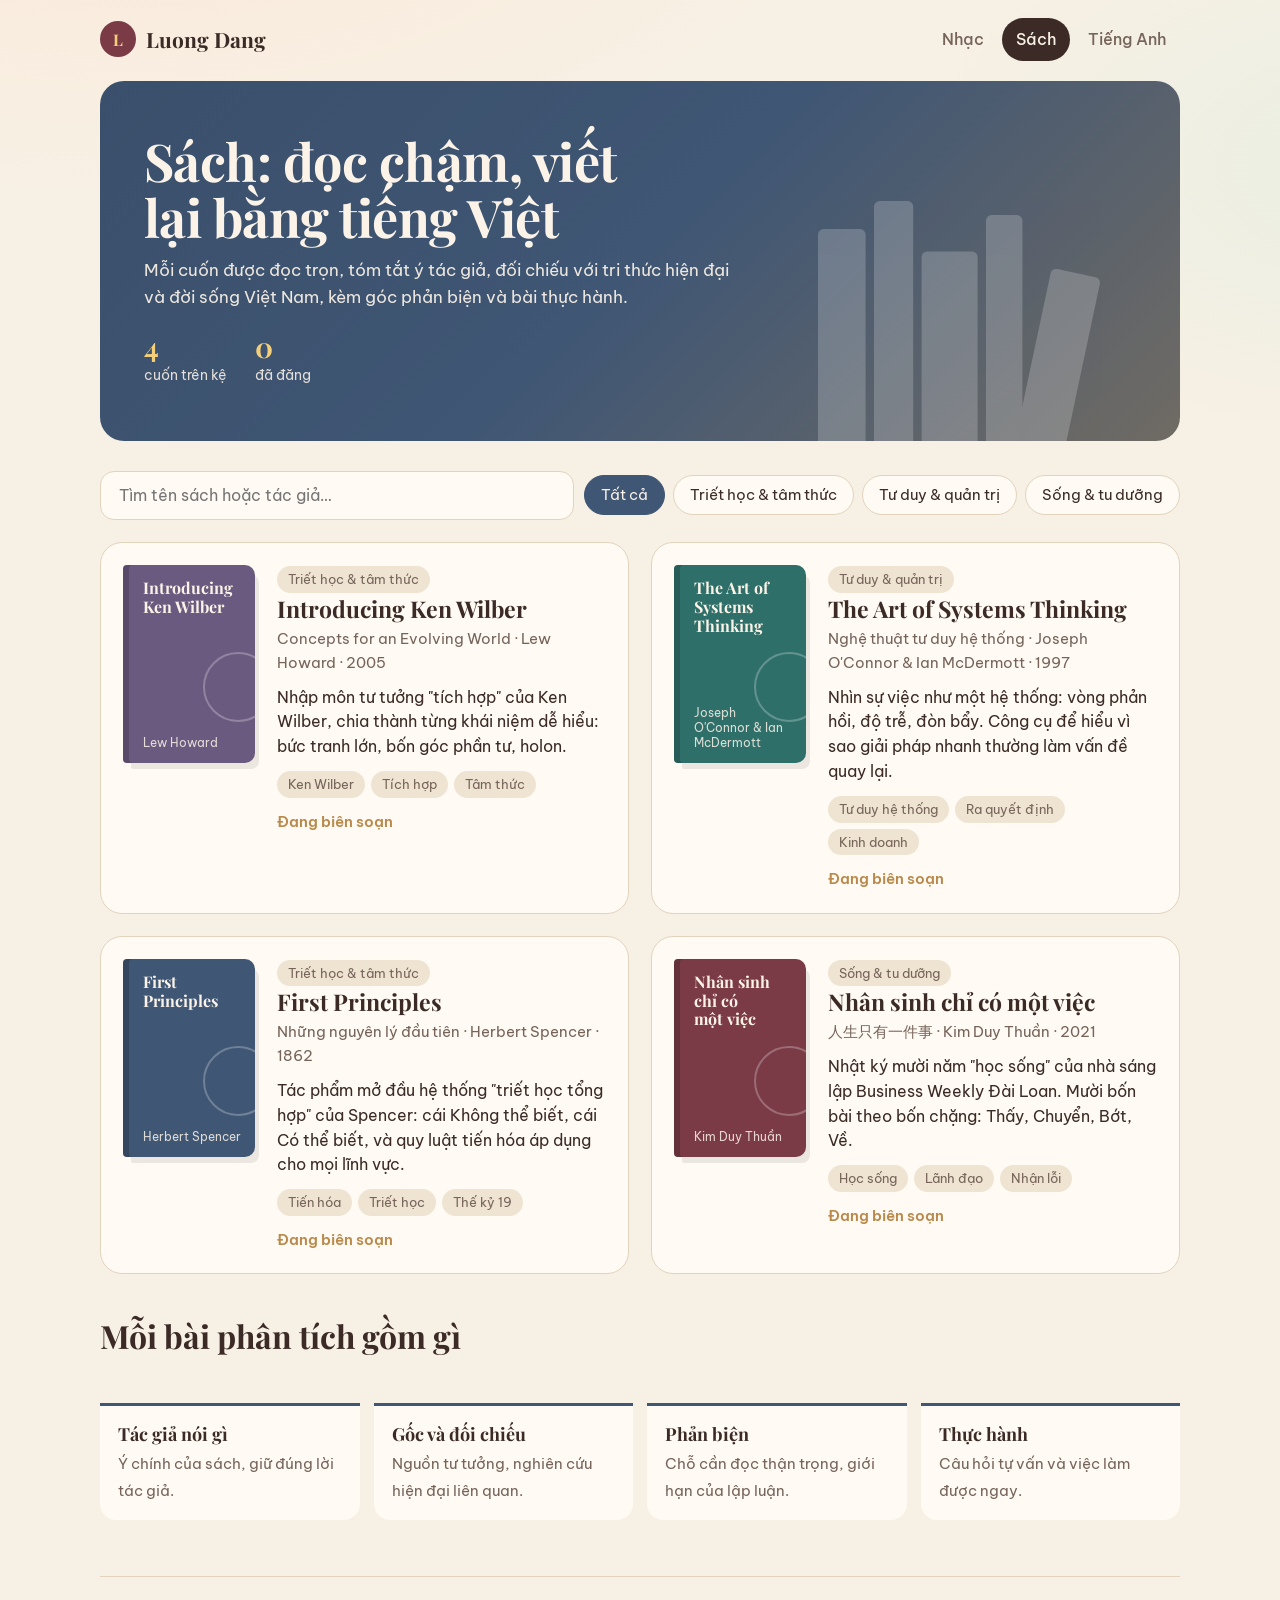
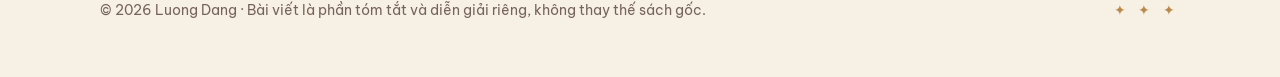
<file: sach/index.html>
<!DOCTYPE html>
<html lang="vi">
<head>
<meta charset="utf-8">
<meta name="viewport" content="width=device-width, initial-scale=1">
<meta name="description" content="Tóm tắt và phân tích sách bằng tiếng Việt: tác giả nói gì, gốc tư tưởng, phản biện và cách áp dụng.">
<meta property="og:title" content="Sách – Tóm tắt và phân tích | Luong Dang">
<meta property="og:url" content="https://luongdang-blog.github.io/sach/">
<title>Sách – Luong Dang</title>
<link rel="preconnect" href="https://fonts.googleapis.com">
<link rel="preconnect" href="https://fonts.gstatic.com" crossorigin>
<link href="https://fonts.googleapis.com/css2?family=Playfair+Display:ital,wght@0,500;0,700;1,500&family=Be+Vietnam+Pro:wght@400;500;600&display=swap" rel="stylesheet">
<link rel="stylesheet" href="../assets/site.css">
<style>
:root{--accent:var(--slate)}
.tools{display:flex;gap:10px;flex-wrap:wrap;align-items:center;margin-bottom:22px}
.tools input{flex:1 1 260px;min-height:46px;padding:11px 18px;border-radius:14px;border:1px solid var(--line);background:var(--card);font:inherit;font-size:16px;color:var(--ink)}
.chip{min-height:40px;padding:7px 16px;border-radius:999px;border:1px solid var(--line);background:var(--card);font:inherit;font-size:15px;color:var(--ink);cursor:pointer}
.chip.on{background:var(--slate);border-color:var(--slate);color:#fbf3e8}
.shelf{display:grid;grid-template-columns:repeat(auto-fill,minmax(min(100%,480px),1fr));gap:22px}
.book{display:grid;grid-template-columns:132px minmax(0,1fr);gap:22px;padding:22px;background:var(--card);border:1px solid var(--line);border-radius:22px;text-decoration:none;color:inherit;transition:transform .2s,box-shadow .2s}
a.book:hover{transform:translateY(-3px);box-shadow:0 16px 30px -18px rgba(40,50,70,.5)}
.cover{aspect-ratio:2/3;border-radius:4px 10px 10px 4px;position:relative;overflow:hidden;color:#fbf3e8;padding:14px 12px 12px 20px;display:flex;flex-direction:column;justify-content:space-between;box-shadow:6px 8px 0 -2px rgba(0,0,0,.08),inset 6px 0 0 rgba(0,0,0,.18)}
.cover b{font:700 16px/1.18 "Playfair Display",serif;text-wrap:balance}
.cover small{font-size:11.5px;opacity:.85;line-height:1.3}
.cover i{position:absolute;right:-18px;top:44%;width:70px;height:70px;border-radius:50%;border:2px solid rgba(255,255,255,.25)}
.info h3{font:700 23px/1.2 "Playfair Display",serif;margin:2px 0 4px}
.info .by{color:var(--muted);font-size:15px;margin:0 0 10px}
.info p{margin:0 0 12px;font-size:15.5px}
.info .tags{display:flex;gap:6px;flex-wrap:wrap;margin-bottom:12px}
.info .meta{display:flex;justify-content:space-between;align-items:center;gap:10px;flex-wrap:wrap;font-size:14.5px}
.status{font-weight:600;color:var(--slate)}
.status.wait{color:var(--gold)}
.how{margin-top:48px;display:grid;grid-template-columns:repeat(4,minmax(0,1fr));gap:14px}
.how div{padding:18px 18px 16px;border-top:3px solid var(--slate);background:var(--card);border-radius:0 0 16px 16px}
.how b{display:block;font:700 18px/1.2 "Playfair Display",serif;margin-bottom:4px}
.how span{font-size:14.5px;color:var(--muted)}
.empty{display:none;color:var(--muted);text-align:center;padding:30px 0}
@media(max-width:860px){.how{grid-template-columns:repeat(2,minmax(0,1fr))}}
@media(max-width:520px){.book{grid-template-columns:96px minmax(0,1fr);gap:16px;padding:16px}.cover b{font-size:13px}.cover small{display:none}.info h3{font-size:20px}}
</style>
</head>
<body>
<div class="wrap">
  <nav class="nav">
    <a class="brand" href="../index.html"><b>L</b>Luong Dang</a>
    <ul>
      <li><a href="../nhac/index.html">Nhạc</a></li>
      <li><a href="index.html" aria-current="page">Sách</a></li>
      <li><a href="../tieng-anh/index.html">Tiếng Anh</a></li>
    </ul>
  </nav>

  <header class="hero">
    <svg class="art" viewBox="0 0 300 220" aria-hidden="true" fill="#fff">
      <rect x="20" y="40" width="34" height="170" rx="4"/><rect x="60" y="20" width="28" height="190" rx="4"/><rect x="94" y="56" width="40" height="154" rx="4"/>
      <rect x="140" y="30" width="26" height="180" rx="4"/><rect x="172" y="70" width="36" height="140" rx="4" transform="rotate(12 190 140)"/>
    </svg>
    <h1>Sách: đọc chậm, viết lại bằng tiếng Việt</h1>
    <p>Mỗi cuốn được đọc trọn, tóm tắt ý tác giả, đối chiếu với tri thức hiện đại và đời sống Việt Nam, kèm góc phản biện và bài thực hành.</p>
    <div class="facts">
      <div><b id="nBook">0</b><span>cuốn trên kệ</span></div>
      <div><b id="nDone">0</b><span>đã đăng</span></div>
    </div>
  </header>

  <div class="tools">
    <input id="q" type="search" placeholder="Tìm tên sách hoặc tác giả…" aria-label="Tìm sách">
    <div id="chips" style="display:flex;gap:8px;flex-wrap:wrap"></div>
  </div>

  <div id="shelf" class="shelf"></div>
  <p id="empty" class="empty">Không có cuốn nào khớp.</p>

  <section class="sec">
    <h2>Mỗi bài phân tích gồm gì</h2>
    <div class="how">
      <div><b>Tác giả nói gì</b><span>Ý chính của sách, giữ đúng lời tác giả.</span></div>
      <div><b>Gốc và đối chiếu</b><span>Nguồn tư tưởng, nghiên cứu hiện đại liên quan.</span></div>
      <div><b>Phản biện</b><span>Chỗ cần đọc thận trọng, giới hạn của lập luận.</span></div>
      <div><b>Thực hành</b><span>Câu hỏi tự vấn và việc làm được ngay.</span></div>
    </div>
  </section>

  <footer class="foot">
    <span>© 2026 Luong Dang · Bài viết là phần tóm tắt và diễn giải riêng, không thay thế sách gốc.</span>
    <span class="orn">✦ ✦ ✦</span>
  </footer>
</div>

<script>
{
/* Thêm sách mới: chép một dòng {…} bên dưới, sửa nội dung. url để trống = chưa đăng. */
const BOOKS = [
  {title:'Introducing Ken Wilber', orig:'Concepts for an Evolving World', author:'Lew Howard', year:'2005', topic:'Triết học & tâm thức',
   color:'#6b5a7f', summary:'Nhập môn tư tưởng "tích hợp" của Ken Wilber, chia thành từng khái niệm dễ hiểu: bức tranh lớn, bốn góc phần tư, holon.',
   tags:['Ken Wilber','Tích hợp','Tâm thức'], url:''},
  {title:'The Art of Systems Thinking', orig:'Nghệ thuật tư duy hệ thống', author:"Joseph O'Connor & Ian McDermott", year:'1997', topic:'Tư duy & quản trị',
   color:'#2f6f6a', summary:'Nhìn sự việc như một hệ thống: vòng phản hồi, độ trễ, đòn bẩy. Công cụ để hiểu vì sao giải pháp nhanh thường làm vấn đề quay lại.',
   tags:['Tư duy hệ thống','Ra quyết định','Kinh doanh'], url:''},
  {title:'First Principles', orig:'Những nguyên lý đầu tiên', author:'Herbert Spencer', year:'1862', topic:'Triết học & tâm thức',
   color:'#3f5674', summary:'Tác phẩm mở đầu hệ thống "triết học tổng hợp" của Spencer: cái Không thể biết, cái Có thể biết, và quy luật tiến hóa áp dụng cho mọi lĩnh vực.',
   tags:['Tiến hóa','Triết học','Thế kỷ 19'], url:''},
  {title:'Nhân sinh chỉ có một việc', orig:'人生只有一件事', author:'Kim Duy Thuần', year:'2021', topic:'Sống & tu dưỡng',
   color:'#7a3b47', summary:'Nhật ký mười năm "học sống" của nhà sáng lập Business Weekly Đài Loan. Mười bốn bài theo bốn chặng: Thấy, Chuyển, Bớt, Về.',
   tags:['Học sống','Lãnh đạo','Nhận lỗi'], url:''}
];
const esc = s => String(s??'').replace(/[&<>"']/g,c=>({'&':'&amp;','<':'&lt;','>':'&gt;','"':'&quot;',"'":'&#39;'}[c]));
const strip = s => String(s||'').normalize('NFD').replace(/[̀-ͯ]/g,'').replace(/đ/gi,'d').toLowerCase();
const topics = ['Tất cả', ...new Set(BOOKS.map(b=>b.topic))];
let active = 'Tất cả';
document.getElementById('nBook').textContent = BOOKS.length;
document.getElementById('nDone').textContent = BOOKS.filter(b=>b.url).length;

function chips(){
  const el = document.getElementById('chips');
  el.innerHTML = topics.map(t=>`<button class="chip ${t===active?'on':''}" data-t="${esc(t)}">${esc(t)}</button>`).join('');
  el.querySelectorAll('button').forEach(b=>b.onclick=()=>{active=b.dataset.t;chips();render();});
}
function render(){
  const q = strip(document.getElementById('q').value).trim();
  const list = BOOKS.filter(b=>(active==='Tất cả'||b.topic===active) && (!q || strip(b.title+' '+b.orig+' '+b.author+' '+b.tags.join(' ')).includes(q)));
  document.getElementById('shelf').innerHTML = list.map(b=>{
    const tag = b.url ? 'a' : 'div';
    const href = b.url ? ` href="${esc(b.url)}"` : '';
    return `<${tag} class="book"${href}>
      <div class="cover" style="background:${esc(b.color)}"><i></i><b>${esc(b.title)}</b><small>${esc(b.author)}</small></div>
      <div class="info">
        <span class="tag">${esc(b.topic)}</span>
        <h3>${esc(b.title)}</h3>
        <p class="by">${esc(b.orig)} · ${esc(b.author)} · ${esc(b.year)}</p>
        <p>${esc(b.summary)}</p>
        <div class="tags">${b.tags.map(t=>`<span class="tag">${esc(t)}</span>`).join('')}</div>
        <div class="meta">${b.url?'<span class="status">Đọc bài phân tích →</span>':'<span class="status wait">Đang biên soạn</span>'}</div>
      </div></${tag}>`;
  }).join('');
  document.getElementById('empty').style.display = list.length ? 'none' : 'block';
}
document.getElementById('q').addEventListener('input', render);
chips(); render();
}
</script>
</body>
</html>
</file>
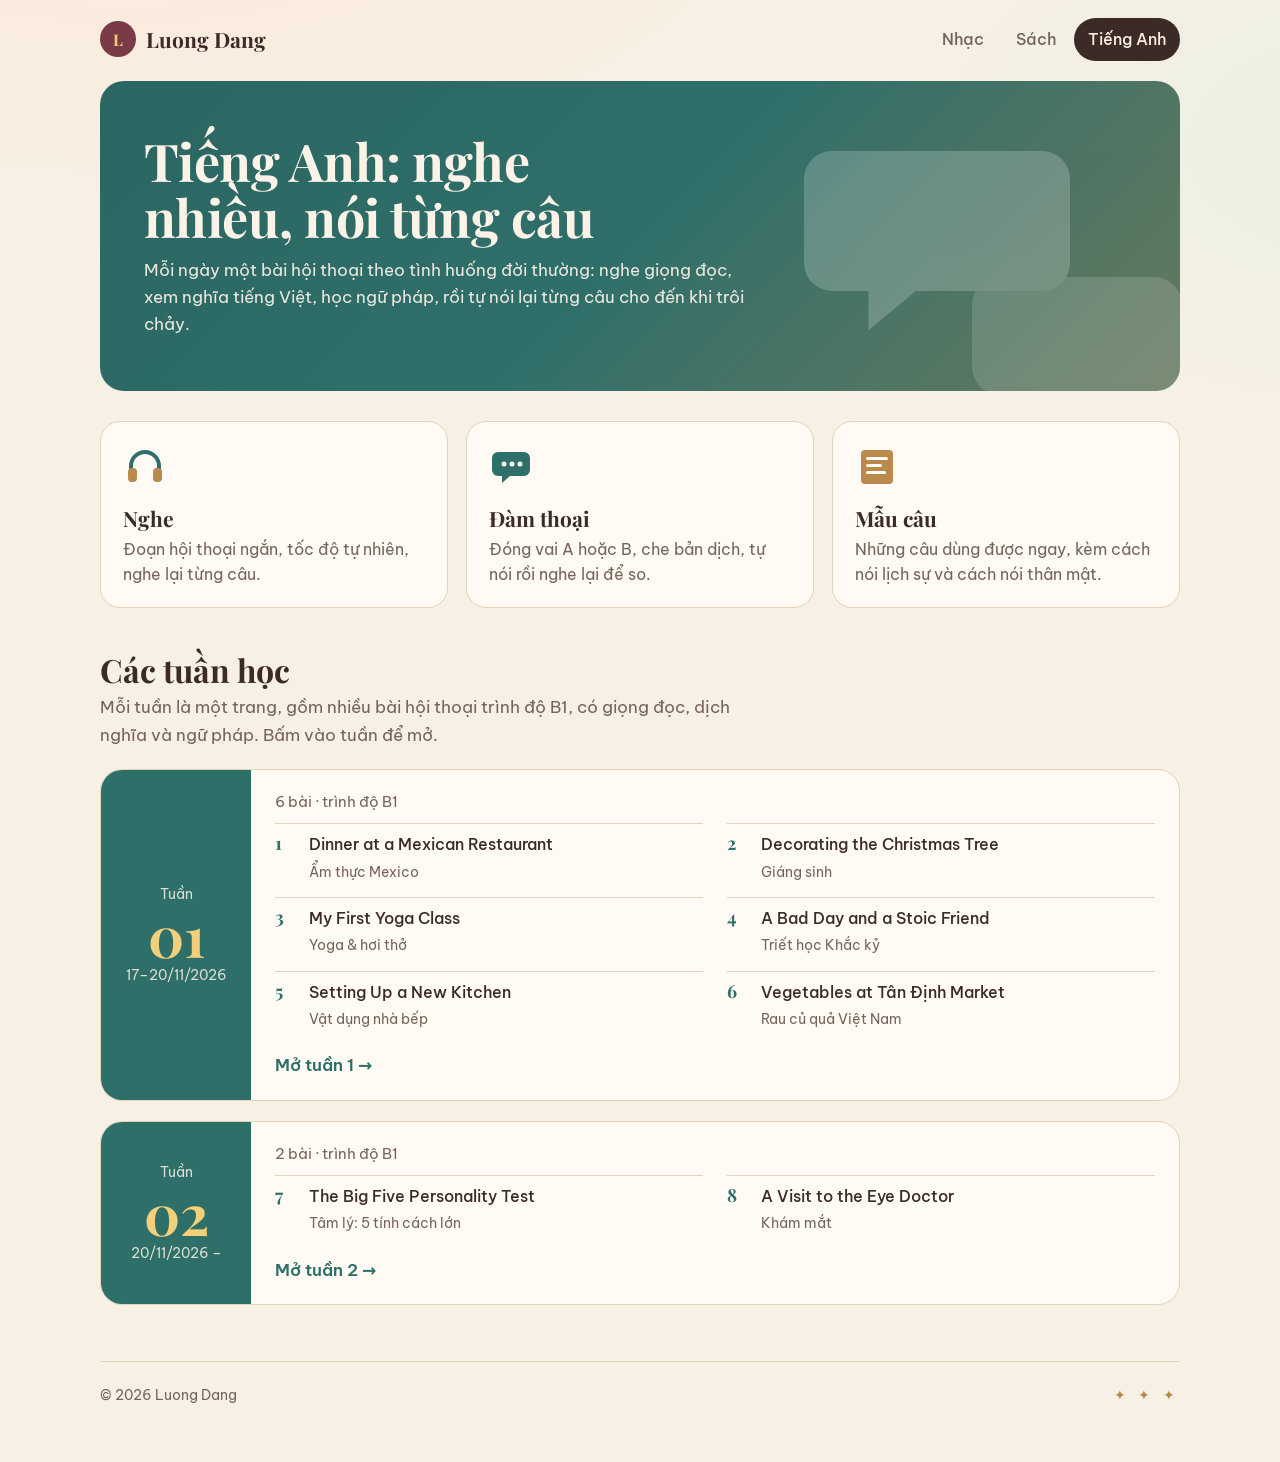
<file: tieng-anh/index.html>
<!DOCTYPE html>
<html lang="vi">
<head>
<meta charset="utf-8">
<meta name="viewport" content="width=device-width, initial-scale=1">
<meta name="description" content="Học nghe và đàm thoại tiếng Anh theo tình huống đời thường, có lời thoại, dịch nghĩa và luyện nói.">
<meta property="og:title" content="Tiếng Anh – Nghe và đàm thoại | Luong Dang">
<meta property="og:url" content="https://luongdang-blog.github.io/tieng-anh/">
<title>Tiếng Anh – Luong Dang</title>
<link rel="preconnect" href="https://fonts.googleapis.com">
<link rel="preconnect" href="https://fonts.gstatic.com" crossorigin>
<link href="https://fonts.googleapis.com/css2?family=Playfair+Display:ital,wght@0,500;0,700;1,500&family=Be+Vietnam+Pro:wght@400;500;600&display=swap" rel="stylesheet">
<link rel="stylesheet" href="../assets/site.css">
<style>
:root{--accent:var(--teal)}
.tracks{display:grid;grid-template-columns:repeat(3,minmax(0,1fr));gap:18px}
.track{padding:22px 22px 20px;background:var(--card);border:1px solid var(--line);border-radius:20px}
.track svg{width:44px;height:44px;margin-bottom:10px}
.track h3{font:700 21px/1.2 "Playfair Display",serif;margin:0 0 6px}
.track p{margin:0;color:var(--muted);font-size:15.5px}
.lesson{display:grid;grid-template-columns:minmax(0,1fr) 300px;gap:0;background:var(--card);border:1px solid var(--line);border-radius:22px;overflow:hidden}
.lesson .main{padding:24px 26px}
.lesson .side{background:color-mix(in srgb,var(--teal) 9%,var(--card));padding:24px 22px;border-left:1px solid var(--line)}
.lesson h3{font:700 25px/1.2 "Playfair Display",serif;margin:6px 0 4px}
.lesson .sub{color:var(--muted);margin:0 0 16px;font-size:15px}
.bar{display:flex;gap:8px;flex-wrap:wrap;margin-bottom:14px}
.bar button{min-height:42px;padding:8px 16px;border-radius:999px;border:1.5px solid var(--teal);background:transparent;color:var(--teal);font:inherit;font-size:15px;font-weight:600;cursor:pointer}
.bar button.on,.bar button:hover{background:var(--teal);color:#fbf3e8}
.line{display:grid;grid-template-columns:34px minmax(0,1fr) 44px;gap:10px;align-items:start;padding:12px 0;border-top:1px solid var(--line)}
.who{width:34px;height:34px;border-radius:50%;display:grid;place-items:center;font-weight:600;font-size:14px;color:#fbf3e8}
.who.A{background:var(--teal)}.who.B{background:var(--gold)}
.en{font-size:17.5px;font-weight:500;margin:4px 0 2px}
.vi{color:var(--muted);font-size:15px;margin:0}
.hide-vi .vi{display:none}
.say{width:44px;height:44px;border-radius:50%;border:1px solid var(--line);background:var(--paper);cursor:pointer;display:grid;place-items:center;color:var(--teal)}
.say:hover{background:var(--teal);color:#fbf3e8}
.say.now{background:var(--teal);color:#fbf3e8}
.side h4{font:700 18px/1.2 "Playfair Display",serif;margin:0 0 10px}
.side dl{margin:0 0 18px}
.side dt{font-weight:600;font-size:15.5px}
.side dd{margin:0 0 10px;color:var(--muted);font-size:14.5px}
.side ol{margin:0;padding-left:20px;font-size:15px}
.side li{margin-bottom:6px}
.note{font-size:13.5px;color:var(--muted);margin:10px 0 0}
.list{display:grid;grid-template-columns:repeat(auto-fill,minmax(min(100%,250px),1fr));gap:12px}
.item{display:flex;gap:14px;align-items:center;padding:14px 16px;background:var(--card);border:1px solid var(--line);border-radius:16px}
.item b{font:700 20px/1 "Playfair Display",serif;color:var(--teal);min-width:28px}
.item span{display:block;font-weight:500}
.item small{color:var(--muted);font-size:13.5px}
@media(max-width:860px){.tracks{grid-template-columns:minmax(0,1fr)}.track{display:grid;grid-template-columns:44px minmax(0,1fr);gap:4px 16px}.track svg{grid-row:span 2;margin:0}.lesson{grid-template-columns:minmax(0,1fr)}.lesson .side{border-left:0;border-top:1px solid var(--line)}}
@media(max-width:520px){.lesson .main{padding:20px 16px}.en{font-size:16.5px}}
.weeks{display:grid;gap:20px}
.week{display:grid;grid-template-columns:150px minmax(0,1fr);background:var(--card);border:1px solid var(--line);border-radius:22px;overflow:hidden;text-decoration:none;color:inherit;transition:transform .2s,box-shadow .2s}
.week:hover{transform:translateY(-3px);box-shadow:0 16px 30px -18px rgba(30,70,66,.5)}
.wk{background:var(--teal);color:#fbf3e8;padding:22px 18px;display:flex;flex-direction:column;justify-content:center;align-items:center;text-align:center;gap:2px}
.wk small{font-size:14px;opacity:.85}
.wk b{font:700 56px/1 "Playfair Display",serif;color:var(--goldlt)}
.wk span{font-size:13.5px;opacity:.85;white-space:nowrap}
.ls{padding:20px 24px}
.ls .cnt{margin:0 0 10px;color:var(--muted);font-size:14.5px}
.ls ol{list-style:none;margin:0;padding:0;display:grid;grid-template-columns:repeat(2,minmax(0,1fr));gap:4px 24px}
.ls li{display:flex;gap:12px;align-items:baseline;padding:8px 0;border-top:1px solid var(--line)}
.ls li>b{font:700 18px/1 "Playfair Display",serif;color:var(--teal);min-width:22px}
.ls li span{display:block;font-weight:500;font-size:16px}
.ls li small{color:var(--muted);font-size:13.5px}
.ls .open{margin:12px 0 0;font-weight:600;color:var(--teal)}
@media(max-width:760px){.ls ol{grid-template-columns:minmax(0,1fr)}}
@media(max-width:520px){.week{grid-template-columns:minmax(0,1fr)}.wk{flex-direction:row;gap:10px;padding:14px 18px;justify-content:flex-start}.wk b{font-size:34px}}
</style>
</head>
<body>
<div class="wrap">
  <nav class="nav">
    <a class="brand" href="../index.html"><b>L</b>Luong Dang</a>
    <ul>
      <li><a href="../nhac/index.html">Nhạc</a></li>
      <li><a href="../sach/index.html">Sách</a></li>
      <li><a href="index.html" aria-current="page">Tiếng Anh</a></li>
    </ul>
  </nav>

  <header class="hero">
    <svg class="art" viewBox="0 0 300 220" aria-hidden="true" fill="#fff">
      <path d="M30 20h150a20 20 0 0 1 20 20v60a20 20 0 0 1-20 20H90l-34 28v-28H30a20 20 0 0 1-20-20V40a20 20 0 0 1 20-20z"/>
      <path d="M150 110h110a20 20 0 0 1 20 20v44a20 20 0 0 1-20 20h-14v26l-30-26h-66a20 20 0 0 1-20-20v-44a20 20 0 0 1 20-20z" opacity=".7"/>
    </svg>
    <h1>Tiếng Anh: nghe nhiều, nói từng câu</h1>
    <p>Mỗi ngày một bài hội thoại theo tình huống đời thường: nghe giọng đọc, xem nghĩa tiếng Việt, học ngữ pháp, rồi tự nói lại từng câu cho đến khi trôi chảy.</p>
  </header>

  <section class="tracks">
    <div class="track">
      <svg viewBox="0 0 44 44" aria-hidden="true"><path d="M8 26v-4a14 14 0 0 1 28 0v4" fill="none" stroke="#2f6f6a" stroke-width="4" stroke-linecap="round"/><rect x="5" y="24" width="9" height="14" rx="4" fill="#b98a4b"/><rect x="30" y="24" width="9" height="14" rx="4" fill="#b98a4b"/></svg>
      <h3>Nghe</h3>
      <p>Đoạn hội thoại ngắn, tốc độ tự nhiên, nghe lại từng câu.</p>
    </div>
    <div class="track">
      <svg viewBox="0 0 44 44" aria-hidden="true"><path d="M6 8h26a6 6 0 0 1 6 6v12a6 6 0 0 1-6 6H18l-8 7v-7H6a6 6 0 0 1-6-6V14a6 6 0 0 1 6-6z" fill="#2f6f6a" transform="translate(3 0)"/><circle cx="15" cy="20" r="2.5" fill="#fffaf3"/><circle cx="23" cy="20" r="2.5" fill="#fffaf3"/><circle cx="31" cy="20" r="2.5" fill="#fffaf3"/></svg>
      <h3>Đàm thoại</h3>
      <p>Đóng vai A hoặc B, che bản dịch, tự nói rồi nghe lại để so.</p>
    </div>
    <div class="track">
      <svg viewBox="0 0 44 44" aria-hidden="true"><rect x="6" y="6" width="32" height="34" rx="4" fill="#b98a4b"/><rect x="11" y="13" width="22" height="3" rx="1.5" fill="#fffaf3"/><rect x="11" y="20" width="16" height="3" rx="1.5" fill="#fffaf3"/><rect x="11" y="27" width="20" height="3" rx="1.5" fill="#fffaf3"/></svg>
      <h3>Mẫu câu</h3>
      <p>Những câu dùng được ngay, kèm cách nói lịch sự và cách nói thân mật.</p>
    </div>
  </section>

  <section class="sec">
    <h2>Các tuần học</h2>
    <p class="lead">Mỗi tuần là một trang, gồm nhiều bài hội thoại trình độ B1, có giọng đọc, dịch nghĩa và ngữ pháp. Bấm vào tuần để mở.</p>
    <div id="weeks" class="weeks"></div>
  </section>

  <footer class="foot">
    <span>© 2026 Luong Dang</span>
    <span class="orn">✦ ✦ ✦</span>
  </footer>
</div>

<script>
{
/* Thêm tuần mới: đặt file vào thư mục tieng-anh (vd tuan-03.html) rồi thêm một khối {…} dưới đây. */
const WEEKS = [
  {no:1, file:'tuan-01.html', dates:'17–20/11/2026', lessons:[
    [1,'Dinner at a Mexican Restaurant','Ẩm thực Mexico'],
    [2,'Decorating the Christmas Tree','Giáng sinh'],
    [3,'My First Yoga Class','Yoga & hơi thở'],
    [4,'A Bad Day and a Stoic Friend','Triết học Khắc kỷ'],
    [5,'Setting Up a New Kitchen','Vật dụng nhà bếp'],
    [6,'Vegetables at Tân Định Market','Rau củ quả Việt Nam']]},
  {no:2, file:'tuan-02.html', dates:'20/11/2026 –', lessons:[
    [7,'The Big Five Personality Test','Tâm lý: 5 tính cách lớn'],
    [8,'A Visit to the Eye Doctor','Khám mắt']]}
];
const esc = s => String(s??'').replace(/[&<>"']/g,c=>({'&':'&amp;','<':'&lt;','>':'&gt;','"':'&quot;',"'":'&#39;'}[c]));
document.getElementById('weeks').innerHTML = WEEKS.map(w=>`
  <a class="week" href="${esc(w.file)}">
    <div class="wk"><small>Tuần</small><b>${String(w.no).padStart(2,'0')}</b><span>${esc(w.dates)}</span></div>
    <div class="ls">
      <p class="cnt">${w.lessons.length} bài · trình độ B1</p>
      <ol>${w.lessons.map(l=>`<li><b>${l[0]}</b><div><span>${esc(l[1])}</span><small>${esc(l[2])}</small></div></li>`).join('')}</ol>
      <p class="open">Mở tuần ${w.no} →</p>
    </div>
  </a>`).join('');
}
</script>
</body>
</html>
</file>
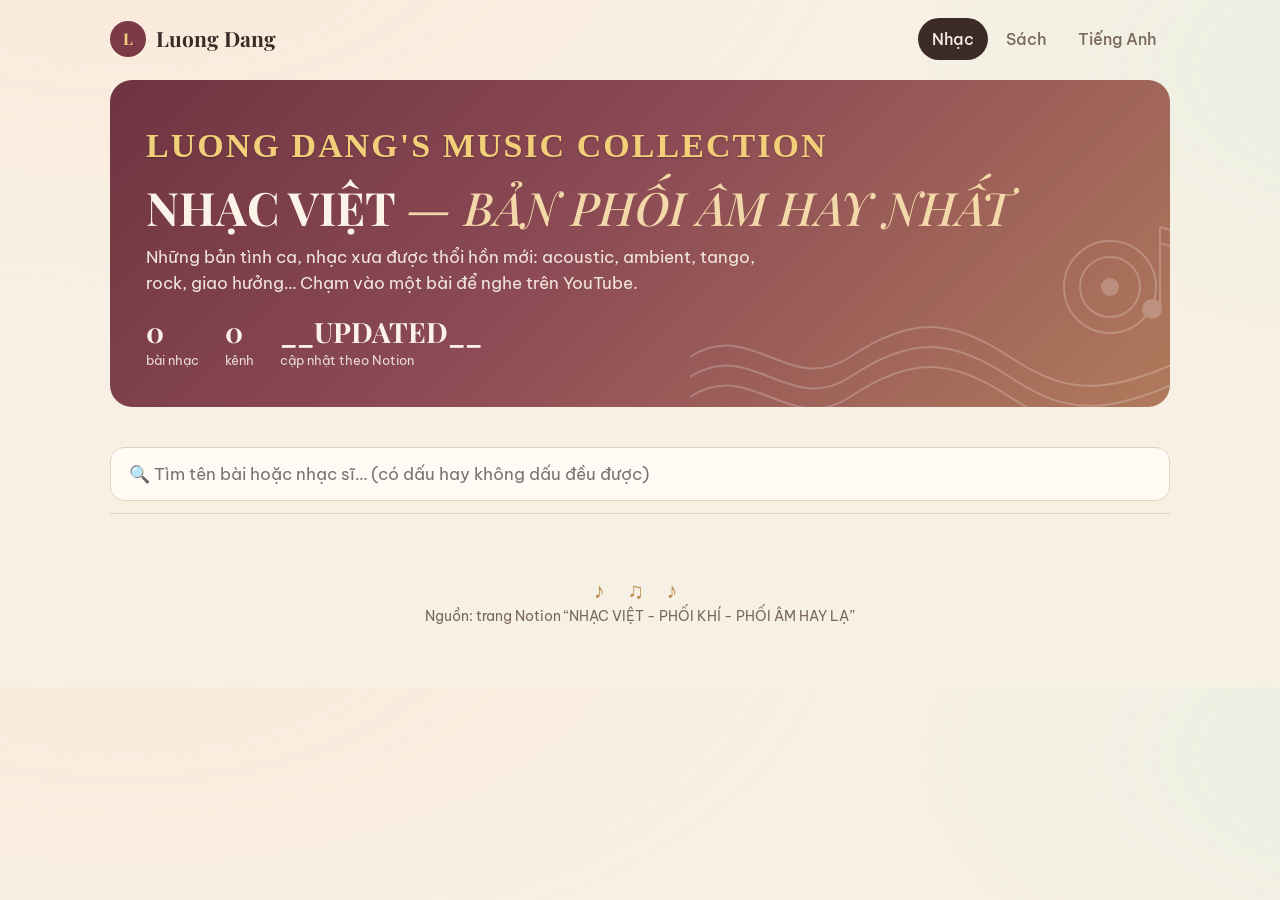
<file: _nguon/template.html>
<!DOCTYPE html>
<html lang="vi">
<head>
<meta charset="utf-8">
<meta name="viewport" content="width=device-width, initial-scale=1">
<meta http-equiv="Cache-Control" content="no-cache, no-store, must-revalidate">
<meta http-equiv="Pragma" content="no-cache">
<meta http-equiv="Expires" content="0">
<meta name="description" content="Bộ sưu tập nhạc Việt – những bản phối âm hay nhất. Chạm vào bài để nghe trên YouTube.">
<meta property="og:type" content="website">
<meta property="og:url" content="https://luongdang-blog.github.io/nhac/">
<meta property="og:title" content="LUONG DANG'S MUSIC COLLECTION – Nhạc Việt, bản phối âm hay nhất">
<meta property="og:description" content="__COUNT__ bài nhạc Việt phối khí, phối âm hay lạ. Chạm vào để nghe trên YouTube.">
<meta property="og:image" content="https://luongdang-blog.github.io/og.jpg?v=__VER__">
<meta property="og:image:width" content="1200">
<meta property="og:image:height" content="630">
<meta name="twitter:card" content="summary_large_image">
<link rel="icon" href="data:image/svg+xml,%3Csvg xmlns='http://www.w3.org/2000/svg' viewBox='0 0 100 100'%3E%3Ctext y='.9em' font-size='90'%3E%F0%9F%8E%B5%3C/text%3E%3C/svg%3E">
<title>Luong Dang's Music Collection – Nhạc Việt, bản phối âm hay nhất</title>
<link rel="preconnect" href="https://fonts.googleapis.com">
<link rel="preconnect" href="https://fonts.gstatic.com" crossorigin>
<link href="https://fonts.googleapis.com/css2?family=Playfair+Display:ital,wght@0,500;0,700;1,500&family=Be+Vietnam+Pro:wght@400;500;600&display=swap" rel="stylesheet">
<style>
  :root{
    --paper:#f7f0e4; --paper2:#efe4d2; --ink:#3b2a26; --muted:#7a675e;
    --wine:#7a3b47; --rose:#c98d83; --gold:#b98a4b; --sage:#7f9077; --line:#e2d3bd;
  }
  *{box-sizing:border-box}
  body{margin:0;background:
      radial-gradient(1200px 600px at 10% -10%, #fbe9d9 0%, transparent 60%),
      radial-gradient(900px 500px at 110% 10%, #e9efe2 0%, transparent 55%),
      var(--paper);
    color:var(--ink);font-family:"Be Vietnam Pro",system-ui,sans-serif;font-size:17px;line-height:1.55}
  .wrap{max-width:1100px;margin:0 auto;padding:0 20px 60px}
  header{position:relative;overflow:hidden;margin:20px 0 26px;border-radius:22px;
    background:linear-gradient(135deg,#6e3441 0%,#8c4b55 45%,#b07a5c 100%);color:#fbf3e8;padding:40px 36px 34px}
  header svg.waves{position:absolute;right:-40px;bottom:-30px;width:520px;opacity:.22}
  .eyebrow{font-family:"Times New Roman",Times,serif;font-weight:700;font-size:clamp(24px,3.6vw,34px);letter-spacing:.06em;color:#f3cf7a;text-shadow:0 1px 2px rgba(0,0,0,.25)}
  h1{font-family:"Playfair Display",Georgia,serif;font-weight:700;font-size:clamp(30px,5vw,46px);line-height:1.15;margin:8px 0 10px}
  h1 em{font-weight:500;color:#f3d9a9}
  .lead{max-width:620px;opacity:.92;margin:0}
  .stats{display:flex;gap:26px;margin-top:22px;flex-wrap:wrap}
  .stat b{font-family:"Playfair Display",serif;font-size:28px;display:block;line-height:1}
  .stat span{font-size:13px;opacity:.85}

  .tools{position:sticky;top:0;z-index:5;background:rgba(247,240,228,.93);backdrop-filter:blur(6px);
    padding:14px 0 12px;margin-bottom:10px;border-bottom:1px solid var(--line)}
  .search{width:100%;padding:13px 18px;border-radius:14px;border:1px solid var(--line);background:#fffaf3;
    font:inherit;color:var(--ink);outline:none}
  .search:focus{border-color:var(--rose);box-shadow:0 0 0 3px rgba(201,141,131,.2)}
  .chips{display:flex;gap:8px;flex-wrap:wrap;margin-top:12px}
  .chip{border:1px solid var(--line);background:#fffaf3;color:var(--ink);border-radius:999px;padding:7px 14px;
    font:inherit;font-size:14.5px;cursor:pointer;display:inline-flex;align-items:center;gap:7px}
  .chip i{width:10px;height:10px;border-radius:50%;display:inline-block}
  .chip small{color:var(--muted)}
  .chip.on{background:var(--wine);border-color:var(--wine);color:#fbf3e8}
  .chip.on small{color:#f1d8c9}

  .grid{display:grid;grid-template-columns:repeat(auto-fill,minmax(320px,1fr));gap:16px;margin-top:18px}
  .card{display:flex;gap:16px;align-items:center;text-decoration:none;color:inherit;background:#fffaf3;
    border:1px solid var(--line);border-radius:18px;padding:16px 18px;transition:transform .15s, box-shadow .15s, border-color .15s}
  .card:hover{transform:translateY(-2px);box-shadow:0 10px 24px -14px rgba(90,45,40,.45);border-color:var(--rose)}
  .disc{flex:0 0 66px;height:66px;position:relative}
  .disc svg{width:66px;height:66px;transition:transform 1.2s}
  .card:hover .disc svg{transform:rotate(200deg)}
  .disc .num{position:absolute;inset:0;display:grid;place-items:center;font-size:12px;font-weight:600;color:#fffaf3}
  .body{min-width:0;flex:1}
  .title{font-family:"Playfair Display",Georgia,serif;font-size:19px;font-weight:700;line-height:1.3;margin:0 0 3px}
  .sub{font-size:14px;color:var(--muted);margin:0 0 7px;overflow:hidden;display:-webkit-box;-webkit-line-clamp:2;-webkit-box-orient:vertical}
  .meta{display:flex;align-items:center;justify-content:space-between;gap:10px}
  .ch{font-size:13px;padding:3px 10px;border-radius:999px;white-space:nowrap;overflow:hidden;text-overflow:ellipsis;max-width:70%}
  .play{font-size:13.5px;font-weight:600;color:var(--wine);white-space:nowrap}
  .card.special{background:linear-gradient(135deg,#fff6ea,#f3e6d3);border-style:dashed;border-color:var(--gold)}
  .empty{text-align:center;color:var(--muted);padding:40px 0;display:none}
  footer{margin-top:40px;text-align:center;color:var(--muted);font-size:13.5px}
  footer .orn{font-family:"Playfair Display",serif;font-size:22px;color:var(--gold);letter-spacing:.4em}
  @media (max-width:520px){header{padding:30px 22px}.grid{grid-template-columns:1fr}}
  .nav{display:flex;align-items:center;justify-content:space-between;gap:12px 20px;flex-wrap:wrap;padding:18px 0 0}
  .brand{font:700 21px/1.1 "Playfair Display",Georgia,serif;text-decoration:none;color:var(--ink);display:flex;align-items:center;gap:10px}
  .brand b{display:grid;place-items:center;width:36px;height:36px;border-radius:50%;background:var(--wine);color:#f3cf7a;font-size:16px}
  .nav ul{display:flex;gap:4px;list-style:none;margin:0;padding:0;flex-wrap:wrap}
  .nav li a{display:block;padding:9px 14px;border-radius:999px;text-decoration:none;font-size:15.5px;font-weight:500;color:var(--muted)}
  .nav li a:hover{background:var(--paper2);color:var(--ink)}
  .nav li a[aria-current]{background:var(--ink);color:var(--paper)}
  @media (max-width:600px){.nav ul{width:100%}.nav li{flex:1}.nav li a{text-align:center;padding:9px 8px}}
</style>
</head>
<body>
<div class="wrap">
  <nav class="nav">
    <a class="brand" href="../index.html"><b>L</b>Luong Dang</a>
    <ul>
      <li><a href="index.html" aria-current="page">Nhạc</a></li>
      <li><a href="../sach/index.html">Sách</a></li>
      <li><a href="../tieng-anh/index.html">Tiếng Anh</a></li>
    </ul>
  </nav>
  <header>
    <svg class="waves" viewBox="0 0 520 220" fill="none" stroke="#fff" stroke-width="2">
      <path d="M0 160 C60 120 100 200 160 160 S260 120 320 160 S420 200 520 150"/>
      <path d="M0 180 C60 140 100 220 160 180 S260 140 320 180 S420 220 520 170"/>
      <path d="M0 140 C60 100 100 180 160 140 S260 100 320 140 S420 180 520 130"/>
      <circle cx="420" cy="70" r="46"/><circle cx="420" cy="70" r="30"/><circle cx="420" cy="70" r="8" fill="#fff"/>
      <path d="M470 10 v80 M470 10 l26 8 v16 l-26 -8"/><circle cx="462" cy="92" r="9" fill="#fff"/>
    </svg>
    <div class="eyebrow">LUONG DANG'S MUSIC COLLECTION</div>
    <h1>NHẠC VIỆT <em>— BẢN PHỐI ÂM HAY NHẤT</em></h1>
    <p class="lead">Những bản tình ca, nhạc xưa được thổi hồn mới: acoustic, ambient, tango, rock, giao hưởng… Chạm vào một bài để nghe trên YouTube.</p>
    <div class="stats">
      <div class="stat"><b id="sCount">0</b><span>bài nhạc</span></div>
      <div class="stat"><b id="sCh">0</b><span>kênh</span></div>
      <div class="stat"><b>__UPDATED__</b><span>cập nhật theo Notion</span></div>
    </div>
  </header>

  <div class="tools">
    <input id="q" class="search" type="search" placeholder="🔍 Tìm tên bài hoặc nhạc sĩ… (có dấu hay không dấu đều được)">
  </div>

  <p id="found" style="margin:12px 4px 0;color:var(--muted);font-size:15px"></p>
  <div id="grid" class="grid"></div>
  <p id="empty" class="empty">Không tìm thấy bài nào phù hợp.</p>

  <footer>
    <div class="orn">♪ ♫ ♪</div>
    Nguồn: trang Notion “NHẠC VIỆT - PHỐI KHÍ - PHỐI ÂM HAY LẠ”
  </footer>
</div>

<script id="songs" type="application/json">__DATA__</script>
<script>
const SONGS = JSON.parse(document.getElementById('songs').textContent);
const PALETTE = ['#7a3b47','#b98a4b','#7f9077','#c98d83','#5f6f8a','#9a6b8c','#a5714f','#6b8a86','#8c7b52','#b46f6f','#6d5a7f','#88936b','#a08470'];
const strip = s => (s||'').normalize('NFD').replace(/[̀-ͯ]/g,'').replace(/đ/g,'d').replace(/Đ/g,'D').toLowerCase();
const esc = s => (s||'').replace(/[&<>"]/g,c=>({'&':'&amp;','<':'&lt;','>':'&gt;','"':'&quot;'}[c]));

const counts = {};
SONGS.forEach(s=>{ if(s.ch) counts[s.ch]=(counts[s.ch]||0)+1; });
const channels = Object.keys(counts).sort((a,b)=>counts[b]-counts[a]);
const color = {}; channels.forEach((c,i)=>color[c]=PALETTE[i%PALETTE.length]);

document.getElementById('sCount').textContent = SONGS.filter(s=>!s.special).length;
document.getElementById('sCh').textContent = channels.length;

let active = 'all';
function renderChips(){
  const el = document.getElementById('chips');
  el.innerHTML = `<button class="chip ${active==='all'?'on':''}" data-c="all">Tất cả <small>${SONGS.length}</small></button>` +
    channels.map(c=>`<button class="chip ${active===c?'on':''}" data-c="${esc(c)}"><i style="background:${color[c]}"></i>${esc(c)} <small>${counts[c]}</small></button>`).join('');
  el.querySelectorAll('.chip').forEach(b=>b.onclick=()=>{active=b.dataset.c;renderChips();render();});
}
function disc(c){
  return `<svg viewBox="0 0 66 66"><circle cx="33" cy="33" r="32" fill="#2f2522"/>
    <circle cx="33" cy="33" r="27" fill="none" stroke="#4a3b36" stroke-width="1"/>
    <circle cx="33" cy="33" r="22" fill="none" stroke="#4a3b36" stroke-width="1"/>
    <path d="M12 22 A24 24 0 0 1 30 9" stroke="rgba(255,255,255,.18)" stroke-width="3" fill="none" stroke-linecap="round"/>
    <circle cx="33" cy="33" r="15" fill="${c}"/><circle cx="33" cy="33" r="2.4" fill="#f7f0e4"/></svg>`;
}
function render(){
  const raw = document.getElementById('q').value;
  const toks = strip(raw).split(/[^a-z0-9]+/).filter(Boolean);
  let list = SONGS;
  if (toks.length){
    const scored = [];
    SONGS.forEach(s=>{
      const tw = strip(s.title).split(/[^a-z0-9]+/).filter(Boolean);
      const aw = tw.concat(strip(s.sub).split(/[^a-z0-9]+/).filter(Boolean));
      const has = (words,t)=>words.some(w=>w.startsWith(t));
      if (!toks.every(t=>has(aw,t))) return;
      const inTitle = toks.every(t=>has(tw,t));
      const phrase = strip(s.title).includes(toks.join(' '));
      scored.push([phrase?0:(inTitle?1:2), s]);
    });
    scored.sort((a,b)=>a[0]-b[0]);
    list = scored.map(x=>x[1]);
  }
  document.getElementById('found').textContent = toks.length ? `Tìm thấy ${list.length} bài` : '';
  document.getElementById('grid').innerHTML = list.map(s=>`
    <a class="card ${s.special?'special':''}" href="${esc(s.url)}" target="_blank" rel="noopener">
      <div class="disc">${disc(color[s.ch]||"#b98a4b")}<div class="num">${s.special?'★':s.n}</div></div>
      <div class="body">
        <p class="title">${esc(s.title)}</p>
        ${s.sub?`<p class="sub">${esc(s.sub)}</p>`:''}
        <div class="meta">${s.ch?`<span class="ch" style="background:${color[s.ch]}22;color:${color[s.ch]}">${esc(s.ch)}</span>`:'<span></span>'}
        <span class="play">${s.special?'Mở kênh ↗':'▶ Nghe'}</span></div>
      </div>
    </a>`).join('');
  document.getElementById('empty').style.display = list.length?'none':'block';
}
['input','keyup','change','compositionend','search'].forEach(ev=>document.getElementById('q').addEventListener(ev, render));
render();
</script>
</body>
</html>
</file>
<file: assets/site.css>
/* VOICE   trang cá nhân, nhã nhặn, nhiều khoảng thở
   IDEA    một tủ sưu tập: mỗi ngăn (Nhạc, Sách, Tiếng Anh) là một món đồ vẽ tay
   PICTURE đĩa hát, cuốn sách mở, tai nghe với bóng thoại
   COLOUR  giấy ngà #f7f0e4, mực nâu #3b2a26; đỏ rượu (Nhạc), xanh đá (Sách), xanh lục bảo nhạt (Tiếng Anh), vàng đồng điểm nhấn
   TYPE    Playfair Display cho tiêu đề + Be Vietnam Pro cho chữ thường
   LAYOUT  dải tiêu đề màu, ba ngăn ngang hàng; dưới 760px xếp dọc */
:root{
  color-scheme:light;
  --paper:#f7f0e4;--paper2:#efe4d2;--card:#fffaf3;--ink:#3b2a26;--muted:#76645b;--line:#e2d3bd;
  --wine:#7a3b47;--slate:#3f5674;--teal:#2f6f6a;--gold:#b98a4b;--goldlt:#f3cf7a;
  --accent:var(--wine);
}
*{box-sizing:border-box;min-width:0}
html{scroll-padding-top:20px}
body{margin:0;color:var(--ink);font:17px/1.6 "Be Vietnam Pro",system-ui,sans-serif;overflow-x:clip;
  background:radial-gradient(1200px 600px at 10% -10%,#fbe9d9 0%,transparent 60%),radial-gradient(900px 500px at 110% 10%,#e9efe2 0%,transparent 55%),var(--paper)}
a{color:inherit}
img,svg{max-width:100%}
.wrap{max-width:1120px;margin:0 auto;padding:0 20px 56px}

/* Thanh menu chung */
.nav{display:flex;align-items:center;justify-content:space-between;gap:12px 20px;flex-wrap:wrap;padding:18px 0 4px}
.brand{font:700 21px/1.1 "Playfair Display",Georgia,serif;text-decoration:none;color:var(--ink);display:flex;align-items:center;gap:10px}
.brand b{display:grid;place-items:center;width:36px;height:36px;border-radius:50%;background:var(--wine);color:var(--goldlt);font-size:16px}
.nav ul{display:flex;gap:4px;list-style:none;margin:0;padding:0;flex-wrap:wrap}
.nav li a{display:block;padding:9px 14px;border-radius:999px;text-decoration:none;font-size:15.5px;font-weight:500;color:var(--muted)}
.nav li a:hover{background:var(--paper2);color:var(--ink)}
.nav li a[aria-current]{background:var(--ink);color:var(--paper)}
a:focus-visible,button:focus-visible,input:focus-visible{outline:3px solid var(--gold);outline-offset:2px}

/* Dải tiêu đề */
.hero{position:relative;overflow:hidden;margin:16px 0 30px;border-radius:24px;color:#fbf3e8;padding:clamp(30px,5vw,52px) clamp(22px,4vw,44px);
  background:linear-gradient(135deg,color-mix(in srgb,var(--accent) 92%,#000) 0%,var(--accent) 50%,color-mix(in srgb,var(--accent) 60%,var(--gold)) 100%)}
.hero h1{font:700 clamp(32px,5.2vw,52px)/1.08 "Playfair Display",Georgia,serif;margin:0 0 12px;letter-spacing:-.01em;text-wrap:balance;max-width:16em}
.hero p{margin:0;max-width:600px;opacity:.93}
.hero .art{position:absolute;right:-30px;bottom:-40px;width:min(46%,420px);opacity:.2;pointer-events:none}
.hero .facts{display:flex;gap:28px;flex-wrap:wrap;margin-top:22px}
.hero .facts b{display:block;font:700 28px/1 "Playfair Display",serif;color:var(--goldlt)}
.hero .facts span{font-size:13.5px;opacity:.88}

h2{font:700 clamp(25px,3vw,32px)/1.15 "Playfair Display",Georgia,serif;margin:0 0 6px;text-wrap:balance}
.sec{margin-top:44px}
.sec>p.lead{color:var(--muted);margin:0 0 20px;max-width:640px}

/* Thẻ chung */
.panel{background:var(--card);border:1px solid var(--line);border-radius:20px}
.tag{display:inline-block;font-size:13px;padding:3px 11px;border-radius:999px;background:var(--paper2);color:var(--muted);white-space:nowrap}
.btn{display:inline-flex;align-items:center;gap:8px;min-height:44px;padding:10px 20px;border-radius:999px;background:var(--accent);color:#fbf3e8;text-decoration:none;font-weight:600;font-size:15.5px;border:0}
.btn.ghost{background:transparent;color:var(--accent);border:1.5px solid currentColor}
.soon{color:var(--muted);font-size:14.5px;font-style:italic}

footer.foot{margin-top:56px;padding-top:22px;border-top:1px solid var(--line);display:flex;justify-content:space-between;gap:10px 24px;flex-wrap:wrap;color:var(--muted);font-size:14px}
footer.foot .orn{font-family:"Playfair Display",serif;color:var(--gold);letter-spacing:.35em}

@media(prefers-reduced-motion:reduce){*{transition:none!important;animation:none!important}}
@media(max-width:600px){body{font-size:16px}.nav{padding-top:12px}.nav ul{width:100%}.nav li{flex:1}.nav li a{text-align:center;padding:9px 8px}.hero .art{width:62%;opacity:.14}}
</file>
